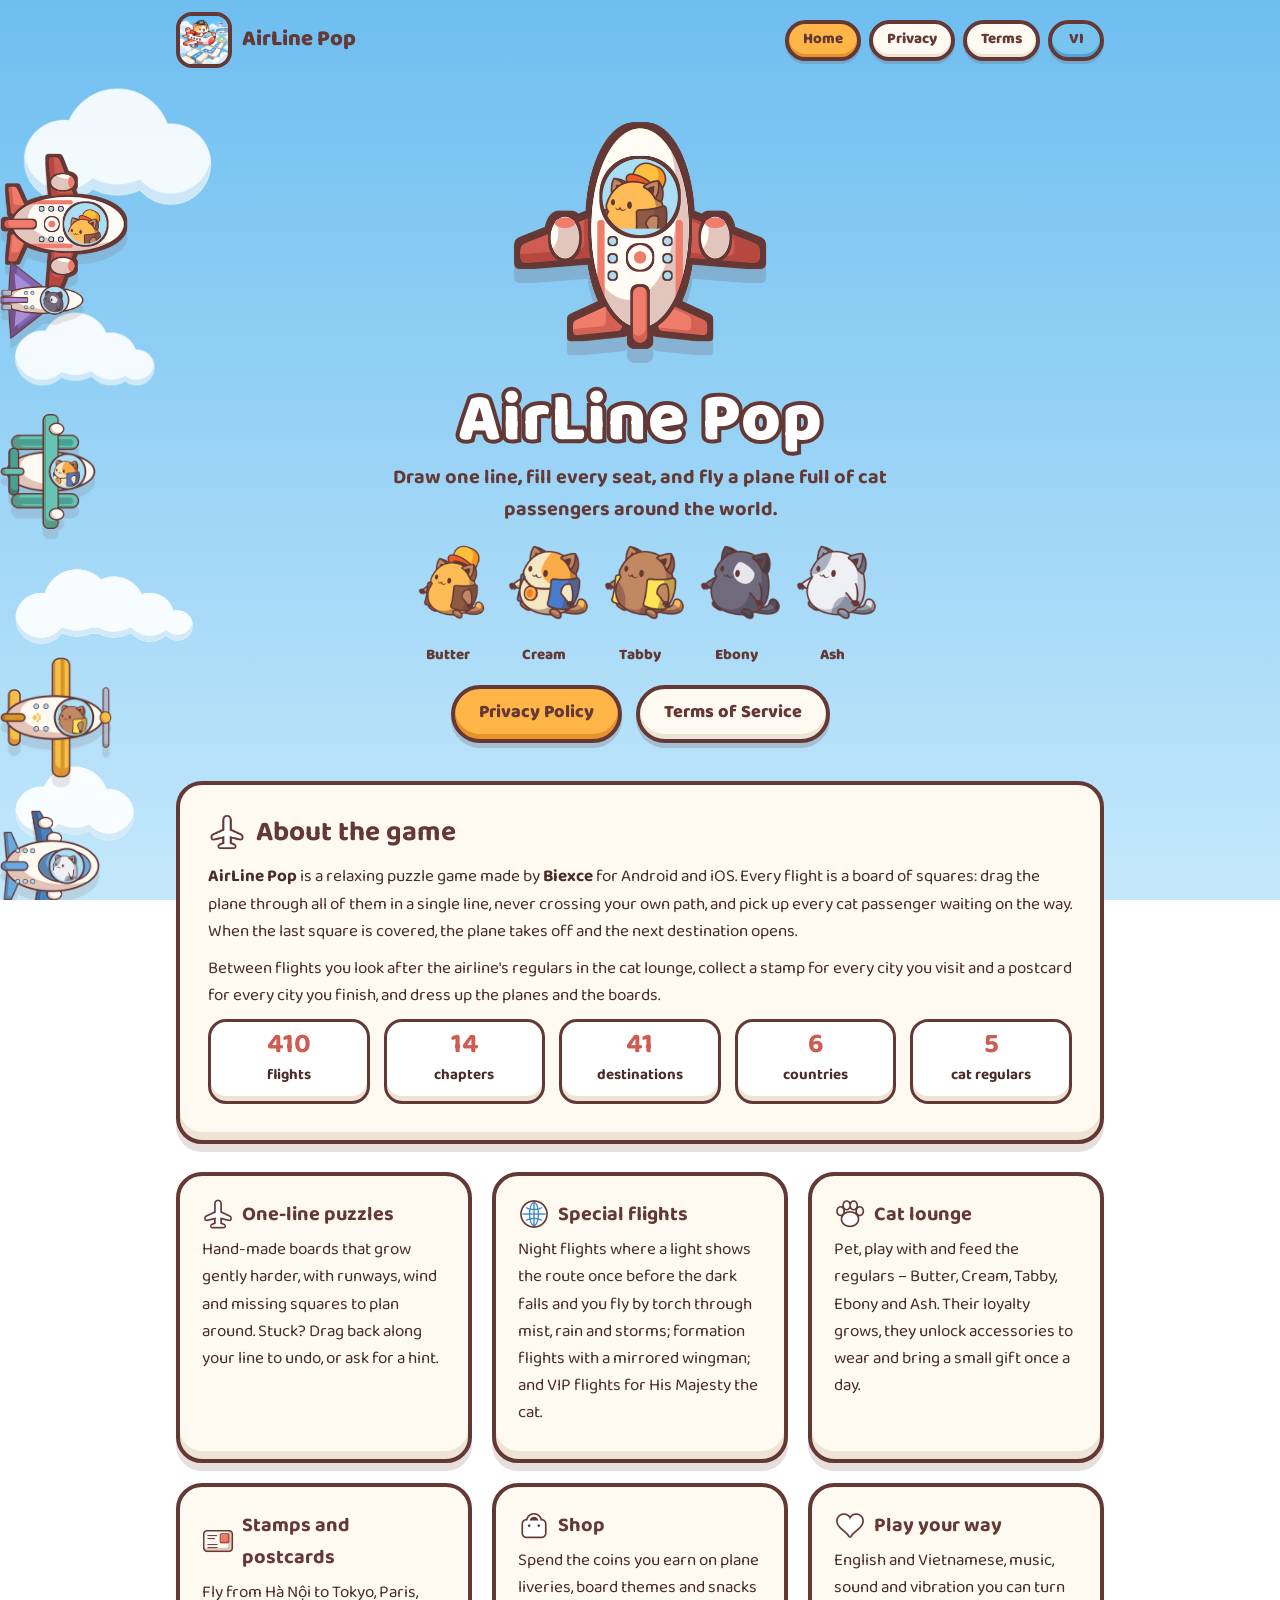
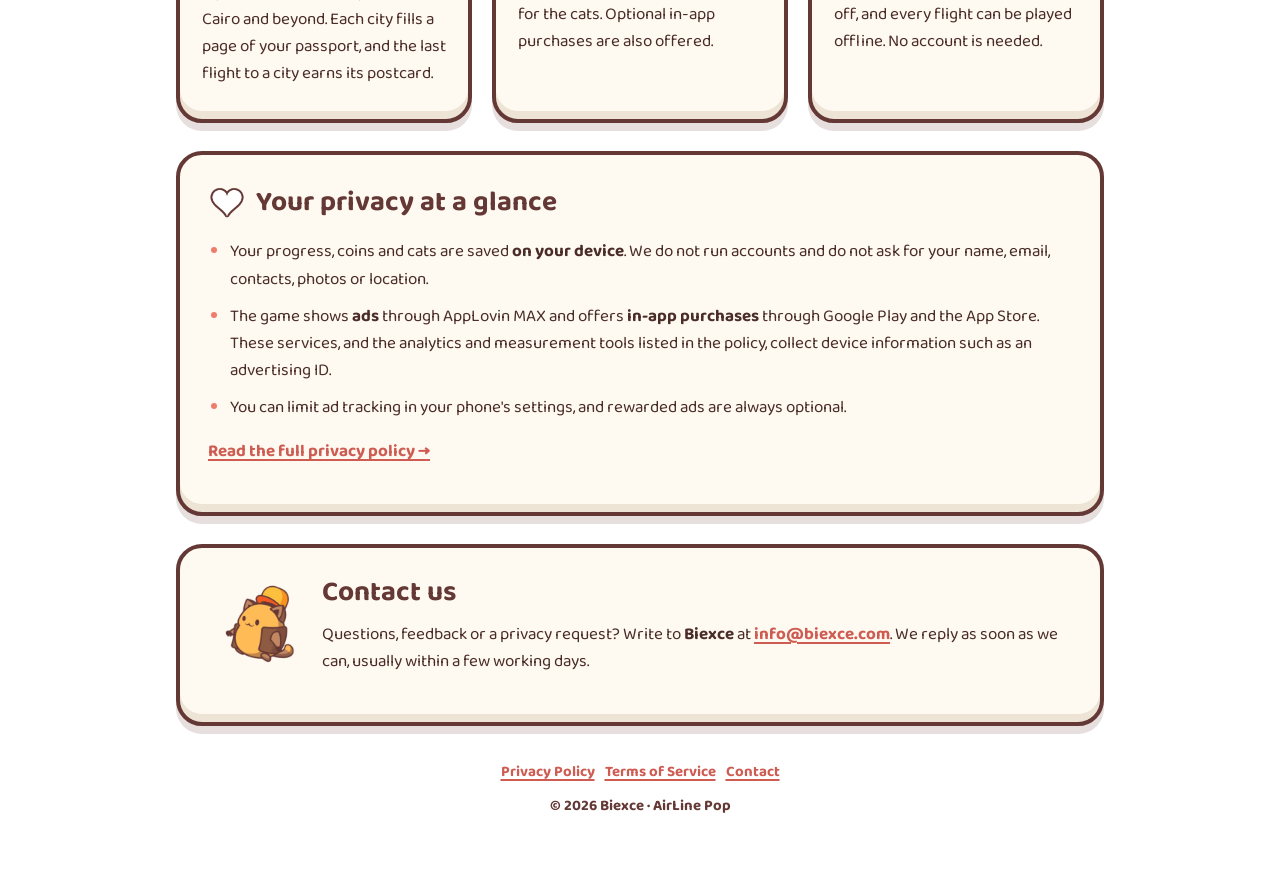
<file: index.html>
<!doctype html>
<html lang="en" data-lang="en">
<head>
    <meta charset="utf-8">
    <meta name="viewport" content="width=device-width, initial-scale=1">
    <title>AirLine Pop – Cat airline puzzle</title>
    <meta name="title-en" content="AirLine Pop – Cat airline puzzle">
    <meta name="title-vi" content="AirLine Pop – Hãng bay mèo">
    <meta name="description" content="AirLine Pop by Biexce: a cosy one-line puzzle where you fly a plane full of cat passengers around the world. Privacy policy, terms of service and contact.">
    <link rel="icon" type="image/png" href="assets/img/favicon.png">
    <link rel="apple-touch-icon" href="assets/img/apple-touch-icon.png">
    <link rel="preconnect" href="https://fonts.googleapis.com">
    <link rel="preconnect" href="https://fonts.gstatic.com" crossorigin>
    <link href="https://fonts.googleapis.com/css2?family=Baloo+2:wght@500;700;800&display=swap" rel="stylesheet">
    <link rel="stylesheet" href="assets/css/style.css">
</head>
<body>
<div class="sky-layer" aria-hidden="true">
    <img class="c1" src="assets/img/cloud_1.png" alt="">
    <img class="c2" src="assets/img/cloud_0.png" alt="">
    <img class="c3" src="assets/img/cloud_2.png" alt="">
    <img class="c4" src="assets/img/cloud_1.png" alt="">
    <span class="plane p1"><img src="assets/img/fly_bo.png" alt=""></span>
    <span class="plane p2"><img src="assets/img/fly_kem.png" alt=""></span>
    <span class="plane p3"><img src="assets/img/fly_muop.png" alt=""></span>
    <span class="plane p4"><img src="assets/img/fly_mun.png" alt=""></span>
    <span class="plane p5"><img src="assets/img/fly_tro.png" alt=""></span>
</div>

<div class="page">
    <header class="topbar">
        <a class="brand" href="index.html"><img src="assets/img/app_icon.png" alt="AirLine Pop icon"><span>AirLine Pop</span></a>
        <nav class="nav">
            <a class="chip" href="index.html" aria-current="page"><span lang="en">Home</span><span lang="vi">Trang chủ</span></a>
            <a class="chip" href="privacy.html"><span lang="en">Privacy</span><span lang="vi">Quyền riêng tư</span></a>
            <a class="chip" href="terms.html"><span lang="en">Terms</span><span lang="vi">Điều khoản</span></a>
            <button class="chip lang-toggle" type="button" data-lang-toggle>VI</button>
        </nav>
    </header>

    <main>
        <section class="hero">
            <img class="hero-plane" src="assets/img/airplane_full.png" alt="Butter the cat flying the AirLine Pop plane">
            <h1>AirLine Pop</h1>
            <p class="tagline" lang="en">Draw one line, fill every seat, and fly a plane full of cat passengers around the world.</p>
            <p class="tagline" lang="vi">Vẽ một nét, đón đủ khách mèo và bay khắp thế giới cùng hãng hàng không mèo.</p>
            <div class="crew">
                <figure><img src="assets/img/passenger_bo_happy.png" alt=""><figcaption><span lang="en">Butter</span><span lang="vi">Bơ</span></figcaption></figure>
                <figure><img src="assets/img/passenger_kem_happy.png" alt=""><figcaption><span lang="en">Cream</span><span lang="vi">Kem</span></figcaption></figure>
                <figure><img src="assets/img/passenger_muop_happy.png" alt=""><figcaption><span lang="en">Tabby</span><span lang="vi">Mướp</span></figcaption></figure>
                <figure><img src="assets/img/passenger_mun_happy.png" alt=""><figcaption><span lang="en">Ebony</span><span lang="vi">Mun</span></figcaption></figure>
                <figure><img src="assets/img/passenger_tro_happy.png" alt=""><figcaption><span lang="en">Ash</span><span lang="vi">Tro</span></figcaption></figure>
            </div>
            <div class="actions">
                <a class="btn" href="privacy.html"><span lang="en">Privacy Policy</span><span lang="vi">Chính sách quyền riêng tư</span></a>
                <a class="btn sky" href="terms.html"><span lang="en">Terms of Service</span><span lang="vi">Điều khoản dịch vụ</span></a>
            </div>
        </section>

        <section class="card">
            <h2><img src="assets/img/icon_plane.png" alt=""><span lang="en">About the game</span><span lang="vi">Giới thiệu game</span></h2>
            <div lang="en">
                <p><strong>AirLine Pop</strong> is a relaxing puzzle game made by <strong>Biexce</strong> for Android and iOS. Every flight is a board of squares: drag the plane through all of them in a single line, never crossing your own path, and pick up every cat passenger waiting on the way. When the last square is covered, the plane takes off and the next destination opens.</p>
                <p>Between flights you look after the airline's regulars in the cat lounge, collect a stamp for every city you visit and a postcard for every city you finish, and dress up the planes and the boards.</p>
            </div>
            <div lang="vi">
                <p><strong>AirLine Pop</strong> là game giải đố thư giãn do <strong>Biexce</strong> phát triển cho Android và iOS. Mỗi chuyến bay là một bàn cờ gồm nhiều ô: kéo máy bay đi qua tất cả các ô bằng một nét duy nhất, không đi lại đường cũ, và đón hết các bé mèo hành khách đang chờ dọc đường. Khi ô cuối cùng được phủ kín, máy bay cất cánh và điểm đến tiếp theo được mở ra.</p>
                <p>Giữa các chuyến bay, bạn chăm sóc những vị khách quen trong phòng chờ của hãng, sưu tầm tem cho mỗi thành phố đã ghé và bưu thiếp cho mỗi thành phố đã bay xong, cùng trang trí máy bay và bàn cờ.</p>
            </div>
            <div class="facts">
                <div class="fact"><b>410</b><span lang="en">flights</span><span lang="vi">chuyến bay</span></div>
                <div class="fact"><b>14</b><span lang="en">chapters</span><span lang="vi">chương</span></div>
                <div class="fact"><b>41</b><span lang="en">destinations</span><span lang="vi">điểm đến</span></div>
                <div class="fact"><b>6</b><span lang="en">countries</span><span lang="vi">quốc gia</span></div>
                <div class="fact"><b>5</b><span lang="en">cat regulars</span><span lang="vi">khách mèo quen</span></div>
            </div>
        </section>

        <section class="features">
            <article class="card">
                <h3><img src="assets/img/icon_plane.png" alt=""><span lang="en">One-line puzzles</span><span lang="vi">Giải đố một nét</span></h3>
                <p lang="en">Hand-made boards that grow gently harder, with runways, wind and missing squares to plan around. Stuck? Drag back along your line to undo, or ask for a hint.</p>
                <p lang="vi">Bàn cờ được thiết kế khó dần một cách nhẹ nhàng, có đường băng, gió và những ô trống cần tính đường đi vòng. Bí đường? Kéo ngược lại trên nét vẽ để đi lại, hoặc dùng gợi ý.</p>
            </article>
            <article class="card">
                <h3><img src="assets/img/icon_globe.png" alt=""><span lang="en">Special flights</span><span lang="vi">Chuyến bay đặc biệt</span></h3>
                <p lang="en">Night flights where a light shows the route once before the dark falls and you fly by torch through mist, rain and storms; formation flights with a mirrored wingman; and VIP flights for His Majesty the cat.</p>
                <p lang="vi">Chuyến bay đêm: đốm sáng chỉ đường một lần rồi trời tối, bạn bay bằng đèn pin qua sương mù, mưa và giông bão. Chuyến bay đội hình với máy bay đồng đội bay đối xứng. Và chuyến bay VIP chở hoàng thượng mèo.</p>
            </article>
            <article class="card">
                <h3><img src="assets/img/icon_paw.png" alt=""><span lang="en">Cat lounge</span><span lang="vi">Phòng chờ của mèo</span></h3>
                <p lang="en">Pet, play with and feed the regulars – Butter, Cream, Tabby, Ebony and Ash. Their loyalty grows, they unlock accessories to wear and bring a small gift once a day.</p>
                <p lang="vi">Vuốt ve, chơi đùa và cho các bé quen ăn: Bơ, Kem, Mướp, Mun và Tro. Độ thân thiết tăng dần, các bé mở khoá phụ kiện để đeo và mỗi ngày mang tới một món quà nhỏ.</p>
            </article>
            <article class="card">
                <h3><img src="assets/img/icon_postcard.png" alt=""><span lang="en">Stamps and postcards</span><span lang="vi">Tem và bưu thiếp</span></h3>
                <p lang="en">Fly from Hà Nội to Tokyo, Paris, Cairo and beyond. Each city fills a page of your passport, and the last flight to a city earns its postcard.</p>
                <p lang="vi">Bay từ Hà Nội tới Tokyo, Paris, Cairo và xa hơn nữa. Mỗi thành phố là một trang hộ chiếu, và chuyến bay cuối tới thành phố đó sẽ tặng bạn bưu thiếp.</p>
            </article>
            <article class="card">
                <h3><img src="assets/img/icon_shop.png" alt=""><span lang="en">Shop</span><span lang="vi">Cửa hàng</span></h3>
                <p lang="en">Spend the coins you earn on plane liveries, board themes and snacks for the cats. Optional in-app purchases are also offered.</p>
                <p lang="vi">Dùng xu kiếm được để mua sơn máy bay, giao diện bàn cờ và đồ ăn cho mèo. Game cũng có các gói mua trong ứng dụng không bắt buộc.</p>
            </article>
            <article class="card">
                <h3><img src="assets/img/icon_heart.png" alt=""><span lang="en">Play your way</span><span lang="vi">Chơi theo cách của bạn</span></h3>
                <p lang="en">English and Vietnamese, music, sound and vibration you can turn off, and every flight can be played offline. No account is needed.</p>
                <p lang="vi">Có tiếng Anh và tiếng Việt, nhạc, âm thanh và rung đều tắt được, và mọi chuyến bay đều chơi được khi không có mạng. Không cần tạo tài khoản.</p>
            </article>
        </section>

        <section class="card">
            <h2><img src="assets/img/icon_heart.png" alt=""><span lang="en">Your privacy at a glance</span><span lang="vi">Quyền riêng tư tóm tắt</span></h2>
            <ul lang="en">
                <li>Your progress, coins and cats are saved <strong>on your device</strong>. We do not run accounts and do not ask for your name, email, contacts, photos or location.</li>
                <li>The game shows <strong>ads</strong> through AppLovin MAX and offers <strong>in-app purchases</strong> through Google Play and the App Store. These services, and the analytics and measurement tools listed in the policy, collect device information such as an advertising ID.</li>
                <li>You can limit ad tracking in your phone's settings, and rewarded ads are always optional.</li>
            </ul>
            <ul lang="vi">
                <li>Tiến trình, xu và các bé mèo được lưu <strong>ngay trên thiết bị của bạn</strong>. Chúng tôi không dùng tài khoản và không hỏi tên, email, danh bạ, ảnh hay vị trí của bạn.</li>
                <li>Game hiển thị <strong>quảng cáo</strong> qua AppLovin MAX và có <strong>mua trong ứng dụng</strong> qua Google Play và App Store. Các dịch vụ này, cùng các công cụ phân tích và đo lường được liệt kê trong chính sách, thu thập thông tin thiết bị như mã nhận dạng quảng cáo.</li>
                <li>Bạn có thể giới hạn theo dõi quảng cáo trong cài đặt điện thoại, và quảng cáo nhận thưởng luôn là tuỳ chọn.</li>
            </ul>
            <p><a href="privacy.html"><span lang="en">Read the full privacy policy →</span><span lang="vi">Đọc đầy đủ chính sách quyền riêng tư →</span></a></p>
        </section>

        <section class="card" id="contact">
            <div class="contact-box">
                <img src="assets/img/passenger_bo_happy.png" alt="">
                <div>
                    <h2><span lang="en">Contact us</span><span lang="vi">Liên hệ</span></h2>
                    <p lang="en">Questions, feedback or a privacy request? Write to <strong>Biexce</strong> at <a href="mailto:info@biexce.com">info@biexce.com</a>. We reply as soon as we can, usually within a few working days.</p>
                    <p lang="vi">Có câu hỏi, góp ý hay yêu cầu về quyền riêng tư? Hãy viết cho <strong>Biexce</strong> qua <a href="mailto:info@biexce.com">info@biexce.com</a>. Chúng tôi sẽ trả lời sớm nhất có thể, thường trong vài ngày làm việc.</p>
                </div>
            </div>
        </section>
    </main>

    <footer class="footer">
        <nav>
            <a href="privacy.html"><span lang="en">Privacy Policy</span><span lang="vi">Chính sách quyền riêng tư</span></a>
            <a href="terms.html"><span lang="en">Terms of Service</span><span lang="vi">Điều khoản dịch vụ</span></a>
            <a href="#contact"><span lang="en">Contact</span><span lang="vi">Liên hệ</span></a>
        </nav>
        <p>© 2026 Biexce · AirLine Pop</p>
    </footer>
</div>
<script src="assets/js/lang.js"></script>
</body>
</html>
</file>
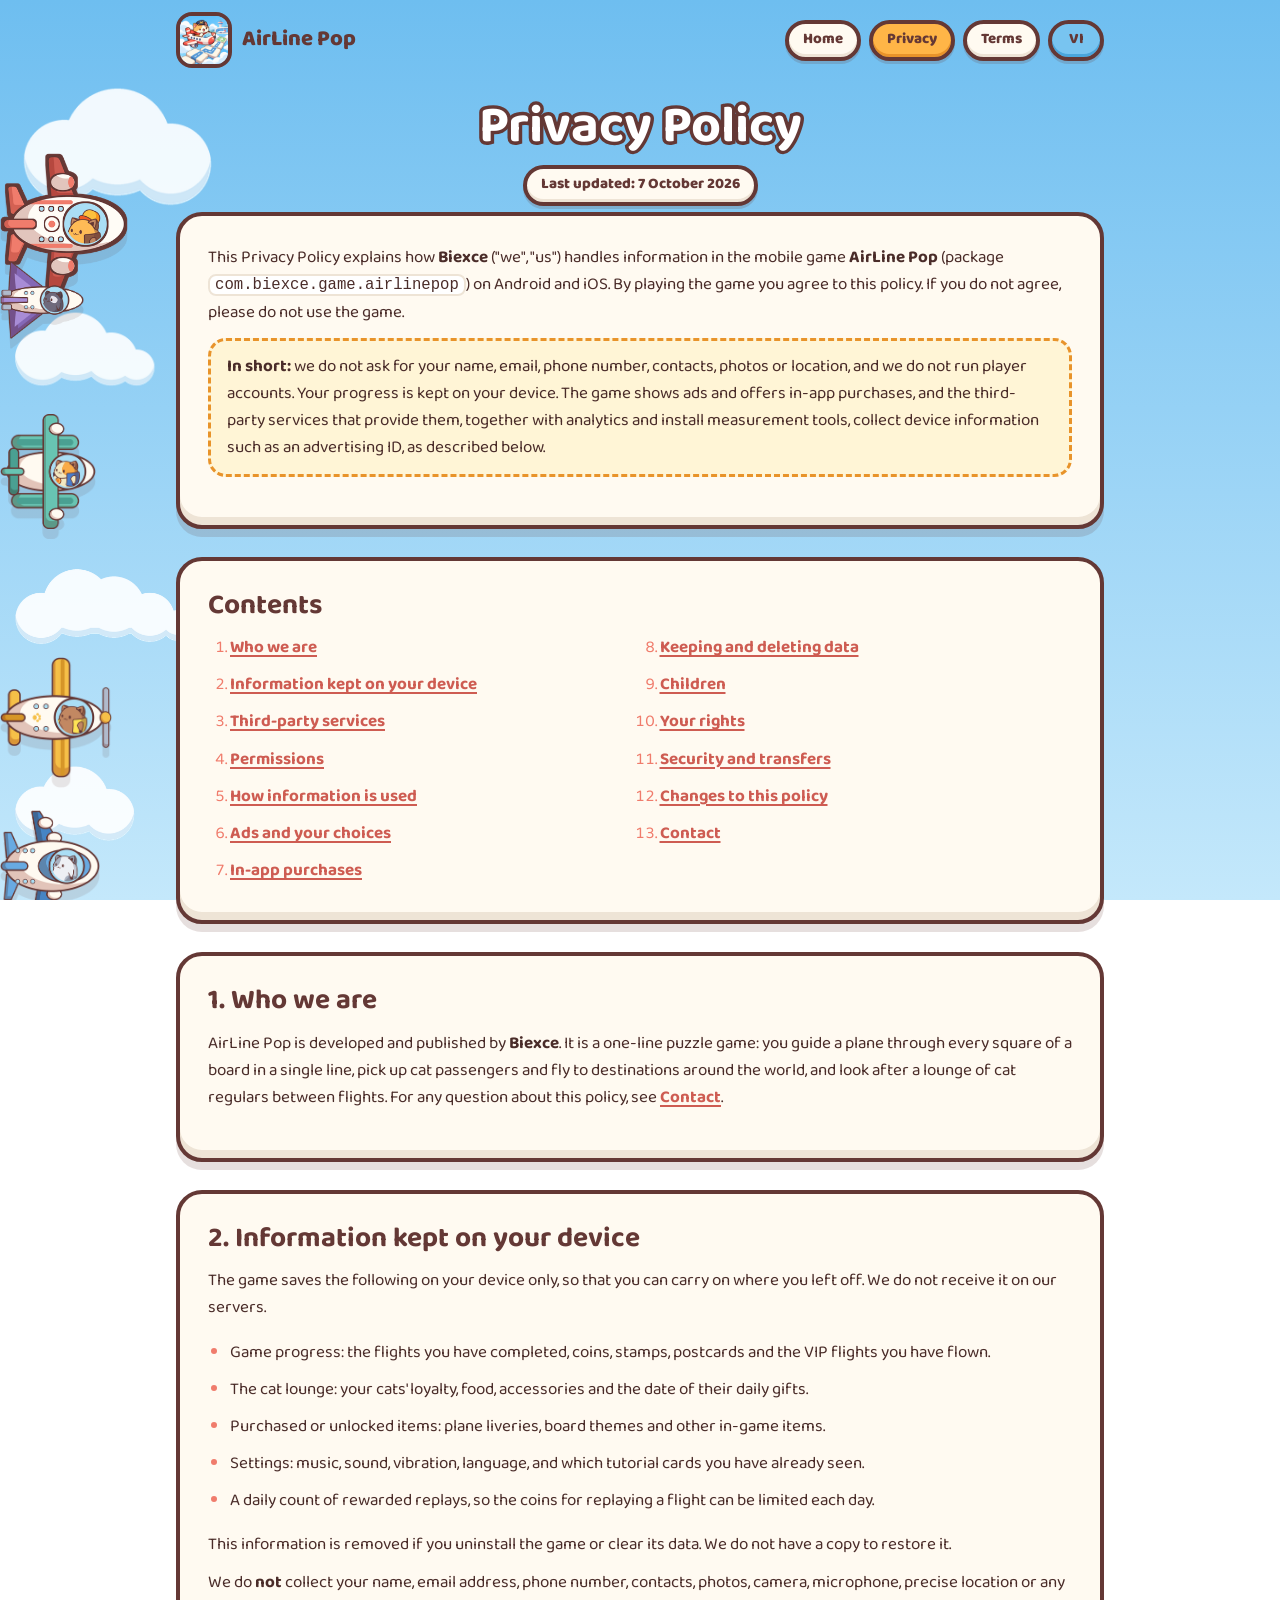
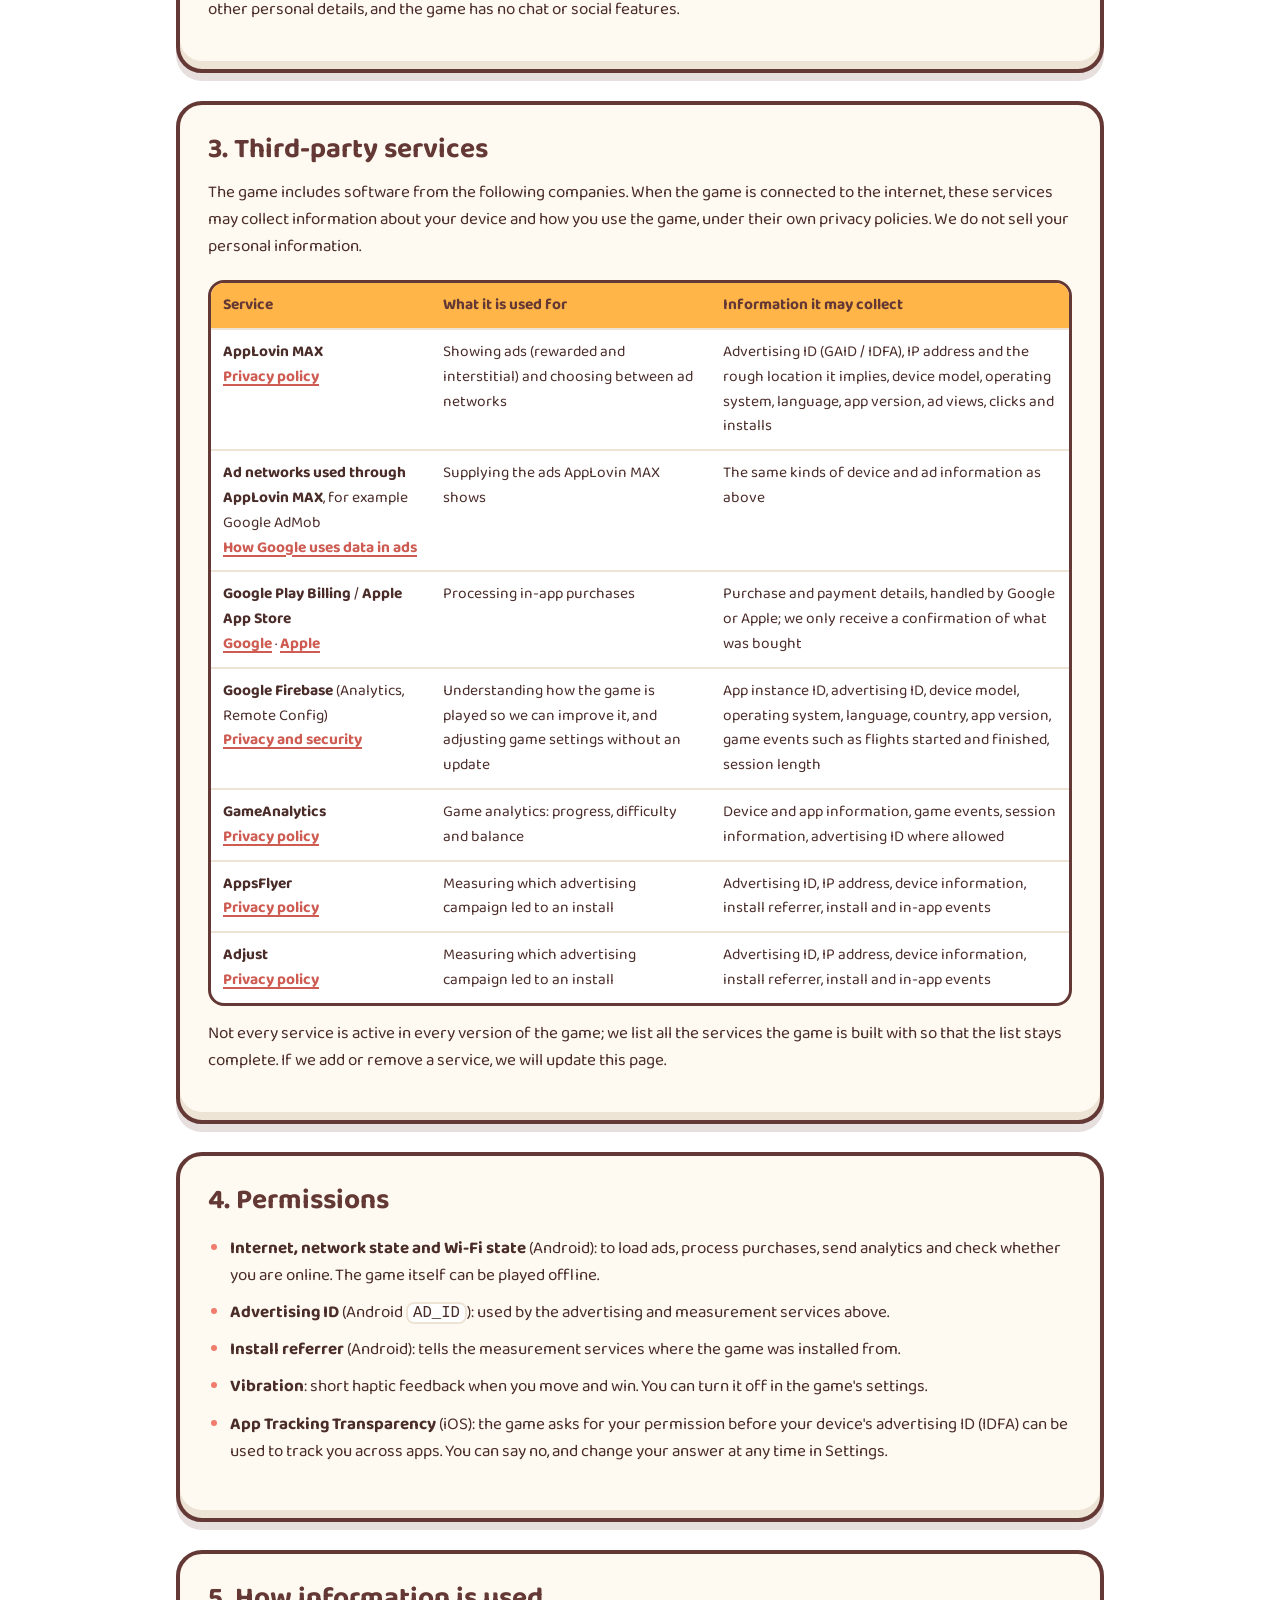
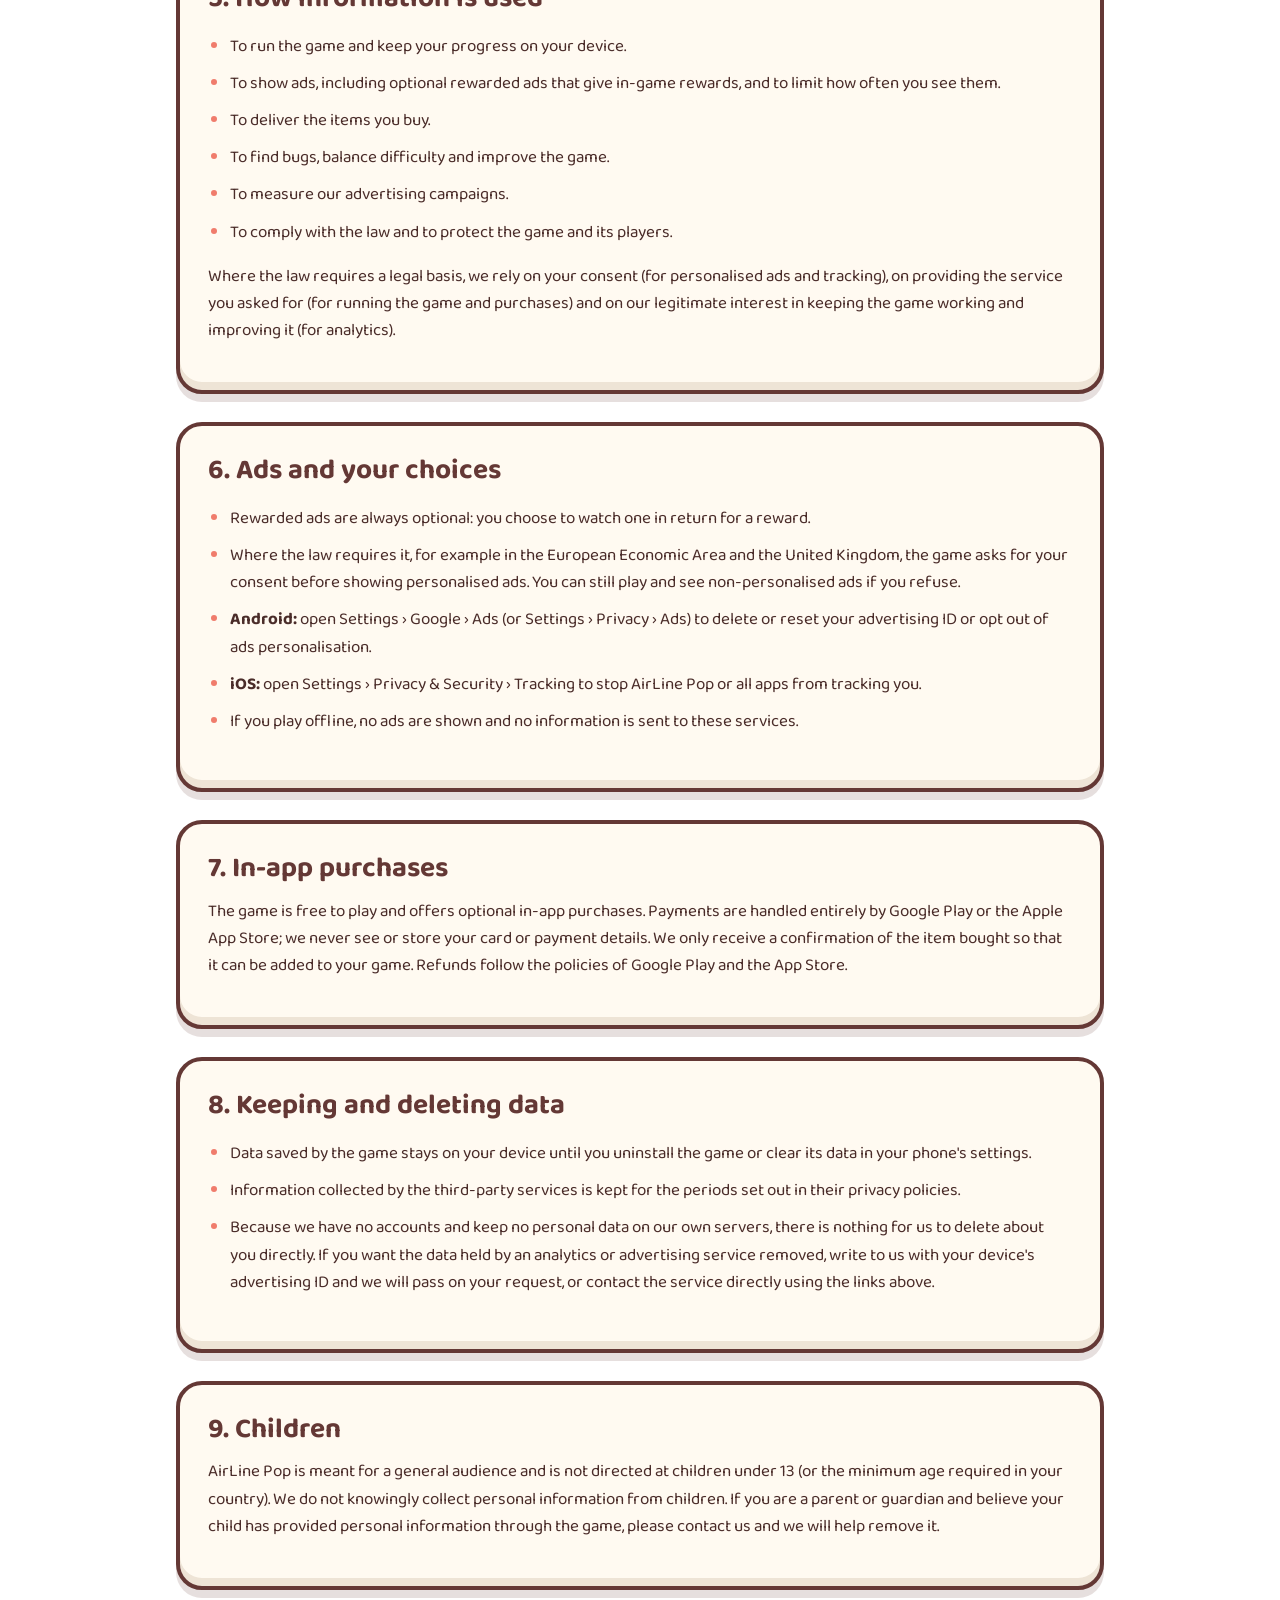
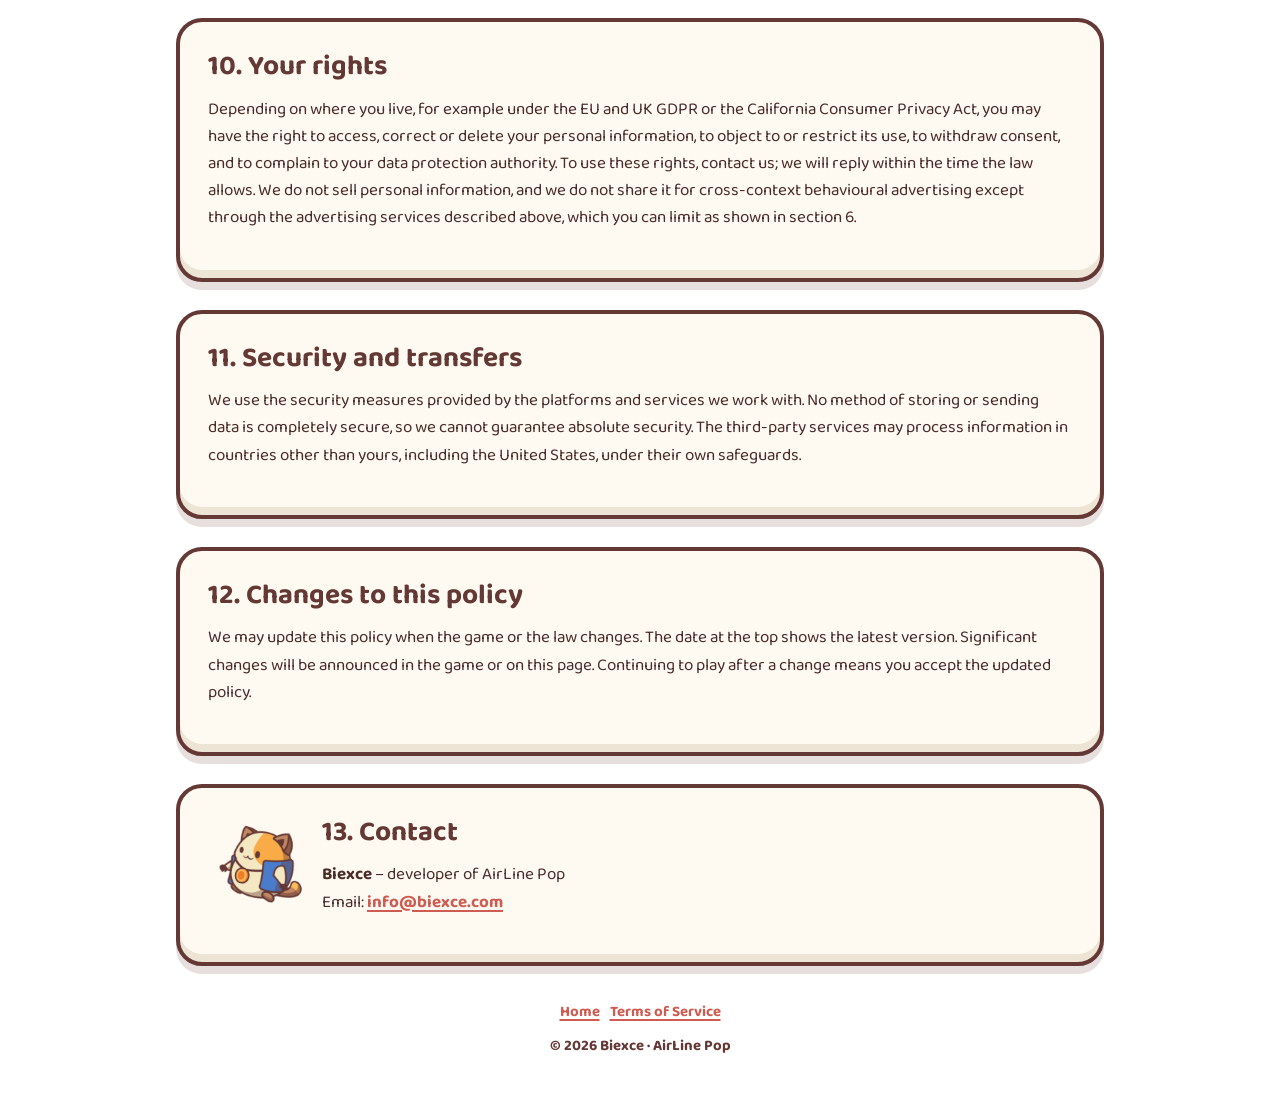
<file: privacy.html>
<!doctype html>
<html lang="en" data-lang="en">
<head>
    <meta charset="utf-8">
    <meta name="viewport" content="width=device-width, initial-scale=1">
    <title>Privacy Policy – AirLine Pop</title>
    <meta name="title-en" content="Privacy Policy – AirLine Pop">
    <meta name="title-vi" content="Chính sách quyền riêng tư – AirLine Pop">
    <meta name="description" content="Privacy policy of AirLine Pop, the cat airline puzzle game by Biexce: what is stored on your device, what the advertising, purchase and analytics services collect, and your choices.">
    <link rel="icon" type="image/png" href="assets/img/favicon.png">
    <link rel="apple-touch-icon" href="assets/img/apple-touch-icon.png">
    <link rel="preconnect" href="https://fonts.googleapis.com">
    <link rel="preconnect" href="https://fonts.gstatic.com" crossorigin>
    <link href="https://fonts.googleapis.com/css2?family=Baloo+2:wght@500;700;800&display=swap" rel="stylesheet">
    <link rel="stylesheet" href="assets/css/style.css">
</head>
<body>
<div class="sky-layer" aria-hidden="true">
    <img class="c1" src="assets/img/cloud_1.png" alt="">
    <img class="c2" src="assets/img/cloud_0.png" alt="">
    <img class="c3" src="assets/img/cloud_2.png" alt="">
    <img class="c4" src="assets/img/cloud_1.png" alt="">
    <span class="plane p1"><img src="assets/img/fly_bo.png" alt=""></span>
    <span class="plane p2"><img src="assets/img/fly_kem.png" alt=""></span>
    <span class="plane p3"><img src="assets/img/fly_muop.png" alt=""></span>
    <span class="plane p4"><img src="assets/img/fly_mun.png" alt=""></span>
    <span class="plane p5"><img src="assets/img/fly_tro.png" alt=""></span>
</div>

<div class="page">
    <header class="topbar">
        <a class="brand" href="index.html"><img src="assets/img/app_icon.png" alt="AirLine Pop icon"><span>AirLine Pop</span></a>
        <nav class="nav">
            <a class="chip" href="index.html"><span lang="en">Home</span><span lang="vi">Trang chủ</span></a>
            <a class="chip" href="privacy.html" aria-current="page"><span lang="en">Privacy</span><span lang="vi">Quyền riêng tư</span></a>
            <a class="chip" href="terms.html"><span lang="en">Terms</span><span lang="vi">Điều khoản</span></a>
            <button class="chip lang-toggle" type="button" data-lang-toggle>VI</button>
        </nav>
    </header>

    <div class="doc-head">
        <h1><span lang="en">Privacy Policy</span><span lang="vi">Chính sách quyền riêng tư</span></h1>
        <span class="chip updated"><span lang="en">Last updated: 7 October 2026</span><span lang="vi">Cập nhật lần cuối: 07/10/2026</span></span>
    </div>

    <!-- ================================================================ ENGLISH -->
    <main lang="en">
        <section class="card">
            <p>This Privacy Policy explains how <strong>Biexce</strong> ("we", "us") handles information in the mobile game <strong>AirLine Pop</strong> (package <code>com.biexce.game.airlinepop</code>) on Android and iOS. By playing the game you agree to this policy. If you do not agree, please do not use the game.</p>
            <div class="note"><strong>In short:</strong> we do not ask for your name, email, phone number, contacts, photos or location, and we do not run player accounts. Your progress is kept on your device. The game shows ads and offers in-app purchases, and the third-party services that provide them, together with analytics and install measurement tools, collect device information such as an advertising ID, as described below.</div>
        </section>

        <nav class="card toc" aria-label="Contents">
            <h2>Contents</h2>
            <ol>
                <li><a href="#en-who">Who we are</a></li>
                <li><a href="#en-device">Information kept on your device</a></li>
                <li><a href="#en-third">Third-party services</a></li>
                <li><a href="#en-permissions">Permissions</a></li>
                <li><a href="#en-use">How information is used</a></li>
                <li><a href="#en-ads">Ads and your choices</a></li>
                <li><a href="#en-purchases">In-app purchases</a></li>
                <li><a href="#en-retention">Keeping and deleting data</a></li>
                <li><a href="#en-children">Children</a></li>
                <li><a href="#en-rights">Your rights</a></li>
                <li><a href="#en-security">Security and transfers</a></li>
                <li><a href="#en-changes">Changes to this policy</a></li>
                <li><a href="#en-contact">Contact</a></li>
            </ol>
        </nav>

        <section class="card" id="en-who">
            <h2>1. Who we are</h2>
            <p>AirLine Pop is developed and published by <strong>Biexce</strong>. It is a one-line puzzle game: you guide a plane through every square of a board in a single line, pick up cat passengers and fly to destinations around the world, and look after a lounge of cat regulars between flights. For any question about this policy, see <a href="#en-contact">Contact</a>.</p>
        </section>

        <section class="card" id="en-device">
            <h2>2. Information kept on your device</h2>
            <p>The game saves the following on your device only, so that you can carry on where you left off. We do not receive it on our servers.</p>
            <ul>
                <li>Game progress: the flights you have completed, coins, stamps, postcards and the VIP flights you have flown.</li>
                <li>The cat lounge: your cats' loyalty, food, accessories and the date of their daily gifts.</li>
                <li>Purchased or unlocked items: plane liveries, board themes and other in-game items.</li>
                <li>Settings: music, sound, vibration, language, and which tutorial cards you have already seen.</li>
                <li>A daily count of rewarded replays, so the coins for replaying a flight can be limited each day.</li>
            </ul>
            <p>This information is removed if you uninstall the game or clear its data. We do not have a copy to restore it.</p>
            <p>We do <strong>not</strong> collect your name, email address, phone number, contacts, photos, camera, microphone, precise location or any other personal details, and the game has no chat or social features.</p>
        </section>

        <section class="card" id="en-third">
            <h2>3. Third-party services</h2>
            <p>The game includes software from the following companies. When the game is connected to the internet, these services may collect information about your device and how you use the game, under their own privacy policies. We do not sell your personal information.</p>
            <div class="table-wrap">
                <table>
                    <thead>
                    <tr><th>Service</th><th>What it is used for</th><th>Information it may collect</th></tr>
                    </thead>
                    <tbody>
                    <tr>
                        <td><strong>AppLovin MAX</strong><br><a href="https://www.applovin.com/privacy/" target="_blank" rel="noopener">Privacy policy</a></td>
                        <td>Showing ads (rewarded and interstitial) and choosing between ad networks</td>
                        <td>Advertising ID (GAID / IDFA), IP address and the rough location it implies, device model, operating system, language, app version, ad views, clicks and installs</td>
                    </tr>
                    <tr>
                        <td><strong>Ad networks used through AppLovin MAX</strong>, for example Google AdMob<br><a href="https://policies.google.com/technologies/ads" target="_blank" rel="noopener">How Google uses data in ads</a></td>
                        <td>Supplying the ads AppLovin MAX shows</td>
                        <td>The same kinds of device and ad information as above</td>
                    </tr>
                    <tr>
                        <td><strong>Google Play Billing</strong> / <strong>Apple App Store</strong><br><a href="https://policies.google.com/privacy" target="_blank" rel="noopener">Google</a> · <a href="https://www.apple.com/legal/privacy/" target="_blank" rel="noopener">Apple</a></td>
                        <td>Processing in-app purchases</td>
                        <td>Purchase and payment details, handled by Google or Apple; we only receive a confirmation of what was bought</td>
                    </tr>
                    <tr>
                        <td><strong>Google Firebase</strong> (Analytics, Remote Config)<br><a href="https://firebase.google.com/support/privacy" target="_blank" rel="noopener">Privacy and security</a></td>
                        <td>Understanding how the game is played so we can improve it, and adjusting game settings without an update</td>
                        <td>App instance ID, advertising ID, device model, operating system, language, country, app version, game events such as flights started and finished, session length</td>
                    </tr>
                    <tr>
                        <td><strong>GameAnalytics</strong><br><a href="https://gameanalytics.com/privacy" target="_blank" rel="noopener">Privacy policy</a></td>
                        <td>Game analytics: progress, difficulty and balance</td>
                        <td>Device and app information, game events, session information, advertising ID where allowed</td>
                    </tr>
                    <tr>
                        <td><strong>AppsFlyer</strong><br><a href="https://www.appsflyer.com/legal/privacy-policy/" target="_blank" rel="noopener">Privacy policy</a></td>
                        <td>Measuring which advertising campaign led to an install</td>
                        <td>Advertising ID, IP address, device information, install referrer, install and in-app events</td>
                    </tr>
                    <tr>
                        <td><strong>Adjust</strong><br><a href="https://www.adjust.com/terms/privacy-policy/" target="_blank" rel="noopener">Privacy policy</a></td>
                        <td>Measuring which advertising campaign led to an install</td>
                        <td>Advertising ID, IP address, device information, install referrer, install and in-app events</td>
                    </tr>
                    </tbody>
                </table>
            </div>
            <p>Not every service is active in every version of the game; we list all the services the game is built with so that the list stays complete. If we add or remove a service, we will update this page.</p>
        </section>

        <section class="card" id="en-permissions">
            <h2>4. Permissions</h2>
            <ul>
                <li><strong>Internet, network state and Wi-Fi state</strong> (Android): to load ads, process purchases, send analytics and check whether you are online. The game itself can be played offline.</li>
                <li><strong>Advertising ID</strong> (Android <code>AD_ID</code>): used by the advertising and measurement services above.</li>
                <li><strong>Install referrer</strong> (Android): tells the measurement services where the game was installed from.</li>
                <li><strong>Vibration</strong>: short haptic feedback when you move and win. You can turn it off in the game's settings.</li>
                <li><strong>App Tracking Transparency</strong> (iOS): the game asks for your permission before your device's advertising ID (IDFA) can be used to track you across apps. You can say no, and change your answer at any time in Settings.</li>
            </ul>
        </section>

        <section class="card" id="en-use">
            <h2>5. How information is used</h2>
            <ul>
                <li>To run the game and keep your progress on your device.</li>
                <li>To show ads, including optional rewarded ads that give in-game rewards, and to limit how often you see them.</li>
                <li>To deliver the items you buy.</li>
                <li>To find bugs, balance difficulty and improve the game.</li>
                <li>To measure our advertising campaigns.</li>
                <li>To comply with the law and to protect the game and its players.</li>
            </ul>
            <p>Where the law requires a legal basis, we rely on your consent (for personalised ads and tracking), on providing the service you asked for (for running the game and purchases) and on our legitimate interest in keeping the game working and improving it (for analytics).</p>
        </section>

        <section class="card" id="en-ads">
            <h2>6. Ads and your choices</h2>
            <ul>
                <li>Rewarded ads are always optional: you choose to watch one in return for a reward.</li>
                <li>Where the law requires it, for example in the European Economic Area and the United Kingdom, the game asks for your consent before showing personalised ads. You can still play and see non-personalised ads if you refuse.</li>
                <li><strong>Android:</strong> open Settings › Google › Ads (or Settings › Privacy › Ads) to delete or reset your advertising ID or opt out of ads personalisation.</li>
                <li><strong>iOS:</strong> open Settings › Privacy &amp; Security › Tracking to stop AirLine Pop or all apps from tracking you.</li>
                <li>If you play offline, no ads are shown and no information is sent to these services.</li>
            </ul>
        </section>

        <section class="card" id="en-purchases">
            <h2>7. In-app purchases</h2>
            <p>The game is free to play and offers optional in-app purchases. Payments are handled entirely by Google Play or the Apple App Store; we never see or store your card or payment details. We only receive a confirmation of the item bought so that it can be added to your game. Refunds follow the policies of Google Play and the App Store.</p>
        </section>

        <section class="card" id="en-retention">
            <h2>8. Keeping and deleting data</h2>
            <ul>
                <li>Data saved by the game stays on your device until you uninstall the game or clear its data in your phone's settings.</li>
                <li>Information collected by the third-party services is kept for the periods set out in their privacy policies.</li>
                <li>Because we have no accounts and keep no personal data on our own servers, there is nothing for us to delete about you directly. If you want the data held by an analytics or advertising service removed, write to us with your device's advertising ID and we will pass on your request, or contact the service directly using the links above.</li>
            </ul>
        </section>

        <section class="card" id="en-children">
            <h2>9. Children</h2>
            <p>AirLine Pop is meant for a general audience and is not directed at children under 13 (or the minimum age required in your country). We do not knowingly collect personal information from children. If you are a parent or guardian and believe your child has provided personal information through the game, please contact us and we will help remove it.</p>
        </section>

        <section class="card" id="en-rights">
            <h2>10. Your rights</h2>
            <p>Depending on where you live, for example under the EU and UK GDPR or the California Consumer Privacy Act, you may have the right to access, correct or delete your personal information, to object to or restrict its use, to withdraw consent, and to complain to your data protection authority. To use these rights, contact us; we will reply within the time the law allows. We do not sell personal information, and we do not share it for cross-context behavioural advertising except through the advertising services described above, which you can limit as shown in section 6.</p>
        </section>

        <section class="card" id="en-security">
            <h2>11. Security and transfers</h2>
            <p>We use the security measures provided by the platforms and services we work with. No method of storing or sending data is completely secure, so we cannot guarantee absolute security. The third-party services may process information in countries other than yours, including the United States, under their own safeguards.</p>
        </section>

        <section class="card" id="en-changes">
            <h2>12. Changes to this policy</h2>
            <p>We may update this policy when the game or the law changes. The date at the top shows the latest version. Significant changes will be announced in the game or on this page. Continuing to play after a change means you accept the updated policy.</p>
        </section>

        <section class="card" id="en-contact">
            <div class="contact-box">
                <img src="assets/img/passenger_kem_happy.png" alt="">
                <div>
                    <h2>13. Contact</h2>
                    <p><strong>Biexce</strong> – developer of AirLine Pop<br>Email: <a href="mailto:info@biexce.com">info@biexce.com</a></p>
                </div>
            </div>
        </section>
    </main>

    <!-- ================================================================ TIẾNG VIỆT -->
    <main lang="vi">
        <section class="card">
            <p>Chính sách quyền riêng tư này giải thích cách <strong>Biexce</strong> ("chúng tôi") xử lý thông tin trong game di động <strong>AirLine Pop</strong> (mã gói <code>com.biexce.game.airlinepop</code>) trên Android và iOS. Khi chơi game, bạn đồng ý với chính sách này. Nếu không đồng ý, vui lòng không sử dụng game.</p>
            <div class="note"><strong>Tóm tắt:</strong> chúng tôi không hỏi tên, email, số điện thoại, danh bạ, ảnh hay vị trí của bạn, và không dùng tài khoản người chơi. Tiến trình chơi được lưu ngay trên thiết bị. Game có quảng cáo và mua trong ứng dụng; các dịch vụ bên thứ ba cung cấp những tính năng đó, cùng các công cụ phân tích và đo lường lượt cài đặt, thu thập thông tin thiết bị như mã nhận dạng quảng cáo, như mô tả bên dưới.</div>
        </section>

        <nav class="card toc" aria-label="Mục lục">
            <h2>Mục lục</h2>
            <ol>
                <li><a href="#vi-who">Chúng tôi là ai</a></li>
                <li><a href="#vi-device">Thông tin lưu trên thiết bị</a></li>
                <li><a href="#vi-third">Dịch vụ bên thứ ba</a></li>
                <li><a href="#vi-permissions">Các quyền ứng dụng</a></li>
                <li><a href="#vi-use">Mục đích sử dụng thông tin</a></li>
                <li><a href="#vi-ads">Quảng cáo và lựa chọn của bạn</a></li>
                <li><a href="#vi-purchases">Mua trong ứng dụng</a></li>
                <li><a href="#vi-retention">Lưu giữ và xoá dữ liệu</a></li>
                <li><a href="#vi-children">Trẻ em</a></li>
                <li><a href="#vi-rights">Quyền của bạn</a></li>
                <li><a href="#vi-security">Bảo mật và chuyển dữ liệu</a></li>
                <li><a href="#vi-changes">Thay đổi chính sách</a></li>
                <li><a href="#vi-contact">Liên hệ</a></li>
            </ol>
        </nav>

        <section class="card" id="vi-who">
            <h2>1. Chúng tôi là ai</h2>
            <p>AirLine Pop do <strong>Biexce</strong> phát triển và phát hành. Đây là game giải đố một nét: bạn dẫn máy bay đi qua mọi ô trên bàn cờ bằng một nét duy nhất, đón các bé mèo hành khách, bay tới các điểm đến khắp thế giới, và chăm sóc phòng chờ của những vị khách mèo quen giữa các chuyến bay. Mọi câu hỏi về chính sách này, xem mục <a href="#vi-contact">Liên hệ</a>.</p>
        </section>

        <section class="card" id="vi-device">
            <h2>2. Thông tin lưu trên thiết bị</h2>
            <p>Game chỉ lưu những thông tin sau trên thiết bị của bạn để bạn chơi tiếp từ chỗ đã dừng. Chúng tôi không nhận các thông tin này về máy chủ.</p>
            <ul>
                <li>Tiến trình chơi: các chuyến bay đã hoàn thành, xu, tem, bưu thiếp và các chuyến bay VIP đã bay.</li>
                <li>Phòng chờ của mèo: độ thân thiết, đồ ăn, phụ kiện của các bé và ngày nhận quà mỗi ngày.</li>
                <li>Vật phẩm đã mua hoặc mở khoá: sơn máy bay, giao diện bàn cờ và các vật phẩm khác trong game.</li>
                <li>Cài đặt: nhạc, âm thanh, rung, ngôn ngữ và các thẻ hướng dẫn bạn đã xem.</li>
                <li>Số lần chơi lại đã được thưởng trong ngày, để giới hạn số xu nhận được khi chơi lại.</li>
            </ul>
            <p>Thông tin này sẽ mất khi bạn gỡ game hoặc xoá dữ liệu của game. Chúng tôi không có bản sao để khôi phục.</p>
            <p>Chúng tôi <strong>không</strong> thu thập tên, email, số điện thoại, danh bạ, ảnh, camera, micro, vị trí chính xác hay bất kỳ thông tin cá nhân nào khác, và game không có tính năng trò chuyện hay mạng xã hội.</p>
        </section>

        <section class="card" id="vi-third">
            <h2>3. Dịch vụ bên thứ ba</h2>
            <p>Game có tích hợp phần mềm của các công ty sau. Khi có kết nối mạng, các dịch vụ này có thể thu thập thông tin về thiết bị và cách bạn chơi game, theo chính sách quyền riêng tư riêng của họ. Chúng tôi không bán thông tin cá nhân của bạn.</p>
            <div class="table-wrap">
                <table>
                    <thead>
                    <tr><th>Dịch vụ</th><th>Dùng để làm gì</th><th>Thông tin có thể thu thập</th></tr>
                    </thead>
                    <tbody>
                    <tr>
                        <td><strong>AppLovin MAX</strong><br><a href="https://www.applovin.com/privacy/" target="_blank" rel="noopener">Chính sách</a></td>
                        <td>Hiển thị quảng cáo (nhận thưởng và xen kẽ), chọn mạng quảng cáo phù hợp</td>
                        <td>Mã nhận dạng quảng cáo (GAID / IDFA), địa chỉ IP và vị trí gần đúng suy ra từ IP, mẫu máy, hệ điều hành, ngôn ngữ, phiên bản game, lượt xem, nhấp và cài đặt từ quảng cáo</td>
                    </tr>
                    <tr>
                        <td><strong>Các mạng quảng cáo qua AppLovin MAX</strong>, ví dụ Google AdMob<br><a href="https://policies.google.com/technologies/ads" target="_blank" rel="noopener">Cách Google dùng dữ liệu trong quảng cáo</a></td>
                        <td>Cung cấp quảng cáo mà AppLovin MAX hiển thị</td>
                        <td>Các loại thông tin thiết bị và quảng cáo như trên</td>
                    </tr>
                    <tr>
                        <td><strong>Google Play Billing</strong> / <strong>Apple App Store</strong><br><a href="https://policies.google.com/privacy" target="_blank" rel="noopener">Google</a> · <a href="https://www.apple.com/legal/privacy/" target="_blank" rel="noopener">Apple</a></td>
                        <td>Xử lý giao dịch mua trong ứng dụng</td>
                        <td>Thông tin mua hàng và thanh toán do Google hoặc Apple xử lý; chúng tôi chỉ nhận xác nhận vật phẩm đã mua</td>
                    </tr>
                    <tr>
                        <td><strong>Google Firebase</strong> (Analytics, Remote Config)<br><a href="https://firebase.google.com/support/privacy" target="_blank" rel="noopener">Quyền riêng tư và bảo mật</a></td>
                        <td>Hiểu cách người chơi chơi game để cải thiện, và điều chỉnh cài đặt game mà không cần cập nhật</td>
                        <td>Mã phiên bản ứng dụng, mã nhận dạng quảng cáo, mẫu máy, hệ điều hành, ngôn ngữ, quốc gia, phiên bản game, sự kiện trong game như bắt đầu và hoàn thành chuyến bay, thời lượng phiên chơi</td>
                    </tr>
                    <tr>
                        <td><strong>GameAnalytics</strong><br><a href="https://gameanalytics.com/privacy" target="_blank" rel="noopener">Chính sách</a></td>
                        <td>Phân tích game: tiến trình, độ khó và cân bằng</td>
                        <td>Thông tin thiết bị và ứng dụng, sự kiện trong game, thông tin phiên chơi, mã nhận dạng quảng cáo khi được phép</td>
                    </tr>
                    <tr>
                        <td><strong>AppsFlyer</strong><br><a href="https://www.appsflyer.com/legal/privacy-policy/" target="_blank" rel="noopener">Chính sách</a></td>
                        <td>Đo lường chiến dịch quảng cáo nào dẫn tới lượt cài đặt</td>
                        <td>Mã nhận dạng quảng cáo, địa chỉ IP, thông tin thiết bị, nguồn cài đặt, sự kiện cài đặt và sự kiện trong ứng dụng</td>
                    </tr>
                    <tr>
                        <td><strong>Adjust</strong><br><a href="https://www.adjust.com/terms/privacy-policy/" target="_blank" rel="noopener">Chính sách</a></td>
                        <td>Đo lường chiến dịch quảng cáo nào dẫn tới lượt cài đặt</td>
                        <td>Mã nhận dạng quảng cáo, địa chỉ IP, thông tin thiết bị, nguồn cài đặt, sự kiện cài đặt và sự kiện trong ứng dụng</td>
                    </tr>
                    </tbody>
                </table>
            </div>
            <p>Không phải phiên bản nào của game cũng bật tất cả các dịch vụ này; chúng tôi liệt kê mọi dịch vụ có trong game để danh sách luôn đầy đủ. Khi thêm hoặc bỏ dịch vụ nào, chúng tôi sẽ cập nhật trang này.</p>
        </section>

        <section class="card" id="vi-permissions">
            <h2>4. Các quyền ứng dụng</h2>
            <ul>
                <li><strong>Internet, trạng thái mạng và trạng thái Wi-Fi</strong> (Android): để tải quảng cáo, xử lý giao dịch, gửi dữ liệu phân tích và kiểm tra kết nối mạng. Bản thân game vẫn chơi được khi không có mạng.</li>
                <li><strong>Mã nhận dạng quảng cáo</strong> (Android <code>AD_ID</code>): được các dịch vụ quảng cáo và đo lường ở trên sử dụng.</li>
                <li><strong>Nguồn cài đặt</strong> (Install referrer, Android): cho các dịch vụ đo lường biết game được cài từ đâu.</li>
                <li><strong>Rung</strong>: phản hồi rung ngắn khi di chuyển và khi thắng. Bạn có thể tắt trong phần cài đặt của game.</li>
                <li><strong>Minh bạch theo dõi ứng dụng</strong> (App Tracking Transparency, iOS): game hỏi ý kiến bạn trước khi mã nhận dạng quảng cáo (IDFA) được dùng để theo dõi bạn qua các ứng dụng khác. Bạn có thể từ chối và đổi lựa chọn bất cứ lúc nào trong Cài đặt.</li>
            </ul>
        </section>

        <section class="card" id="vi-use">
            <h2>5. Mục đích sử dụng thông tin</h2>
            <ul>
                <li>Vận hành game và lưu tiến trình trên thiết bị của bạn.</li>
                <li>Hiển thị quảng cáo, gồm quảng cáo nhận thưởng không bắt buộc để nhận phần thưởng trong game, và giới hạn tần suất xuất hiện.</li>
                <li>Giao vật phẩm bạn đã mua.</li>
                <li>Tìm lỗi, cân bằng độ khó và cải thiện game.</li>
                <li>Đo lường hiệu quả các chiến dịch quảng cáo của chúng tôi.</li>
                <li>Tuân thủ pháp luật và bảo vệ game cùng người chơi.</li>
            </ul>
            <p>Khi pháp luật yêu cầu căn cứ pháp lý, chúng tôi dựa trên sự đồng ý của bạn (với quảng cáo cá nhân hoá và theo dõi), việc cung cấp dịch vụ bạn yêu cầu (với vận hành game và mua hàng), và lợi ích chính đáng trong việc duy trì và cải thiện game (với phân tích).</p>
        </section>

        <section class="card" id="vi-ads">
            <h2>6. Quảng cáo và lựa chọn của bạn</h2>
            <ul>
                <li>Quảng cáo nhận thưởng luôn là tuỳ chọn: bạn tự chọn xem để nhận phần thưởng.</li>
                <li>Ở những nơi pháp luật yêu cầu, ví dụ Khu vực Kinh tế Châu Âu và Vương quốc Anh, game sẽ hỏi ý kiến bạn trước khi hiển thị quảng cáo cá nhân hoá. Nếu từ chối, bạn vẫn chơi bình thường và thấy quảng cáo không cá nhân hoá.</li>
                <li><strong>Android:</strong> vào Cài đặt › Google › Quảng cáo (hoặc Cài đặt › Quyền riêng tư › Quảng cáo) để xoá hoặc đặt lại mã nhận dạng quảng cáo, hoặc tắt cá nhân hoá quảng cáo.</li>
                <li><strong>iOS:</strong> vào Cài đặt › Quyền riêng tư &amp; Bảo mật › Theo dõi để không cho AirLine Pop hoặc mọi ứng dụng theo dõi bạn.</li>
                <li>Khi chơi không có mạng, game không hiển thị quảng cáo và không gửi thông tin tới các dịch vụ này.</li>
            </ul>
        </section>

        <section class="card" id="vi-purchases">
            <h2>7. Mua trong ứng dụng</h2>
            <p>Game miễn phí và có các gói mua trong ứng dụng không bắt buộc. Việc thanh toán do Google Play hoặc Apple App Store xử lý hoàn toàn; chúng tôi không bao giờ thấy hay lưu thông tin thẻ hoặc thanh toán của bạn. Chúng tôi chỉ nhận xác nhận vật phẩm đã mua để thêm vào game. Việc hoàn tiền tuân theo chính sách của Google Play và App Store.</p>
        </section>

        <section class="card" id="vi-retention">
            <h2>8. Lưu giữ và xoá dữ liệu</h2>
            <ul>
                <li>Dữ liệu game lưu trên thiết bị cho tới khi bạn gỡ game hoặc xoá dữ liệu của game trong cài đặt điện thoại.</li>
                <li>Thông tin do các dịch vụ bên thứ ba thu thập được lưu theo thời hạn trong chính sách quyền riêng tư của họ.</li>
                <li>Vì không có tài khoản và không lưu thông tin cá nhân trên máy chủ riêng, chúng tôi không có dữ liệu nào về bạn để xoá trực tiếp. Nếu bạn muốn xoá dữ liệu do một dịch vụ phân tích hoặc quảng cáo nắm giữ, hãy gửi cho chúng tôi mã nhận dạng quảng cáo của thiết bị, chúng tôi sẽ chuyển yêu cầu giúp bạn; hoặc liên hệ trực tiếp với dịch vụ đó qua các đường dẫn ở trên.</li>
            </ul>
        </section>

        <section class="card" id="vi-children">
            <h2>9. Trẻ em</h2>
            <p>AirLine Pop dành cho mọi đối tượng và không hướng tới trẻ em dưới 13 tuổi (hoặc độ tuổi tối thiểu theo quy định tại quốc gia của bạn). Chúng tôi không cố ý thu thập thông tin cá nhân của trẻ em. Nếu bạn là cha mẹ hoặc người giám hộ và cho rằng con mình đã cung cấp thông tin cá nhân qua game, vui lòng liên hệ để chúng tôi hỗ trợ xoá.</p>
        </section>

        <section class="card" id="vi-rights">
            <h2>10. Quyền của bạn</h2>
            <p>Tuỳ nơi bạn sinh sống, ví dụ theo GDPR của EU và Vương quốc Anh hoặc Đạo luật Quyền riêng tư Người tiêu dùng California (CCPA), bạn có thể có quyền truy cập, chỉnh sửa hoặc xoá thông tin cá nhân, phản đối hoặc hạn chế việc sử dụng, rút lại sự đồng ý, và khiếu nại tới cơ quan bảo vệ dữ liệu. Để thực hiện các quyền này, hãy liên hệ với chúng tôi; chúng tôi sẽ trả lời trong thời hạn pháp luật cho phép. Chúng tôi không bán thông tin cá nhân và không chia sẻ cho quảng cáo theo hành vi, ngoại trừ qua các dịch vụ quảng cáo nêu trên, mà bạn có thể giới hạn như hướng dẫn ở mục 6.</p>
        </section>

        <section class="card" id="vi-security">
            <h2>11. Bảo mật và chuyển dữ liệu</h2>
            <p>Chúng tôi sử dụng các biện pháp bảo mật do nền tảng và các dịch vụ đối tác cung cấp. Không có phương thức lưu trữ hay truyền dữ liệu nào an toàn tuyệt đối, nên chúng tôi không thể đảm bảo an toàn hoàn toàn. Các dịch vụ bên thứ ba có thể xử lý thông tin ở quốc gia khác với quốc gia của bạn, trong đó có Hoa Kỳ, theo các biện pháp bảo vệ của riêng họ.</p>
        </section>

        <section class="card" id="vi-changes">
            <h2>12. Thay đổi chính sách</h2>
            <p>Chúng tôi có thể cập nhật chính sách này khi game hoặc pháp luật thay đổi. Ngày ở đầu trang cho biết phiên bản mới nhất. Những thay đổi quan trọng sẽ được thông báo trong game hoặc trên trang này. Tiếp tục chơi sau khi chính sách thay đổi nghĩa là bạn chấp nhận phiên bản mới.</p>
        </section>

        <section class="card" id="vi-contact">
            <div class="contact-box">
                <img src="assets/img/passenger_kem_happy.png" alt="">
                <div>
                    <h2>13. Liên hệ</h2>
                    <p><strong>Biexce</strong> – nhà phát triển AirLine Pop<br>Email: <a href="mailto:info@biexce.com">info@biexce.com</a></p>
                </div>
            </div>
        </section>
    </main>

    <footer class="footer">
        <nav>
            <a href="index.html"><span lang="en">Home</span><span lang="vi">Trang chủ</span></a>
            <a href="terms.html"><span lang="en">Terms of Service</span><span lang="vi">Điều khoản dịch vụ</span></a>
        </nav>
        <p>© 2026 Biexce · AirLine Pop</p>
    </footer>
</div>
<script src="assets/js/lang.js"></script>
</body>
</html>
</file>
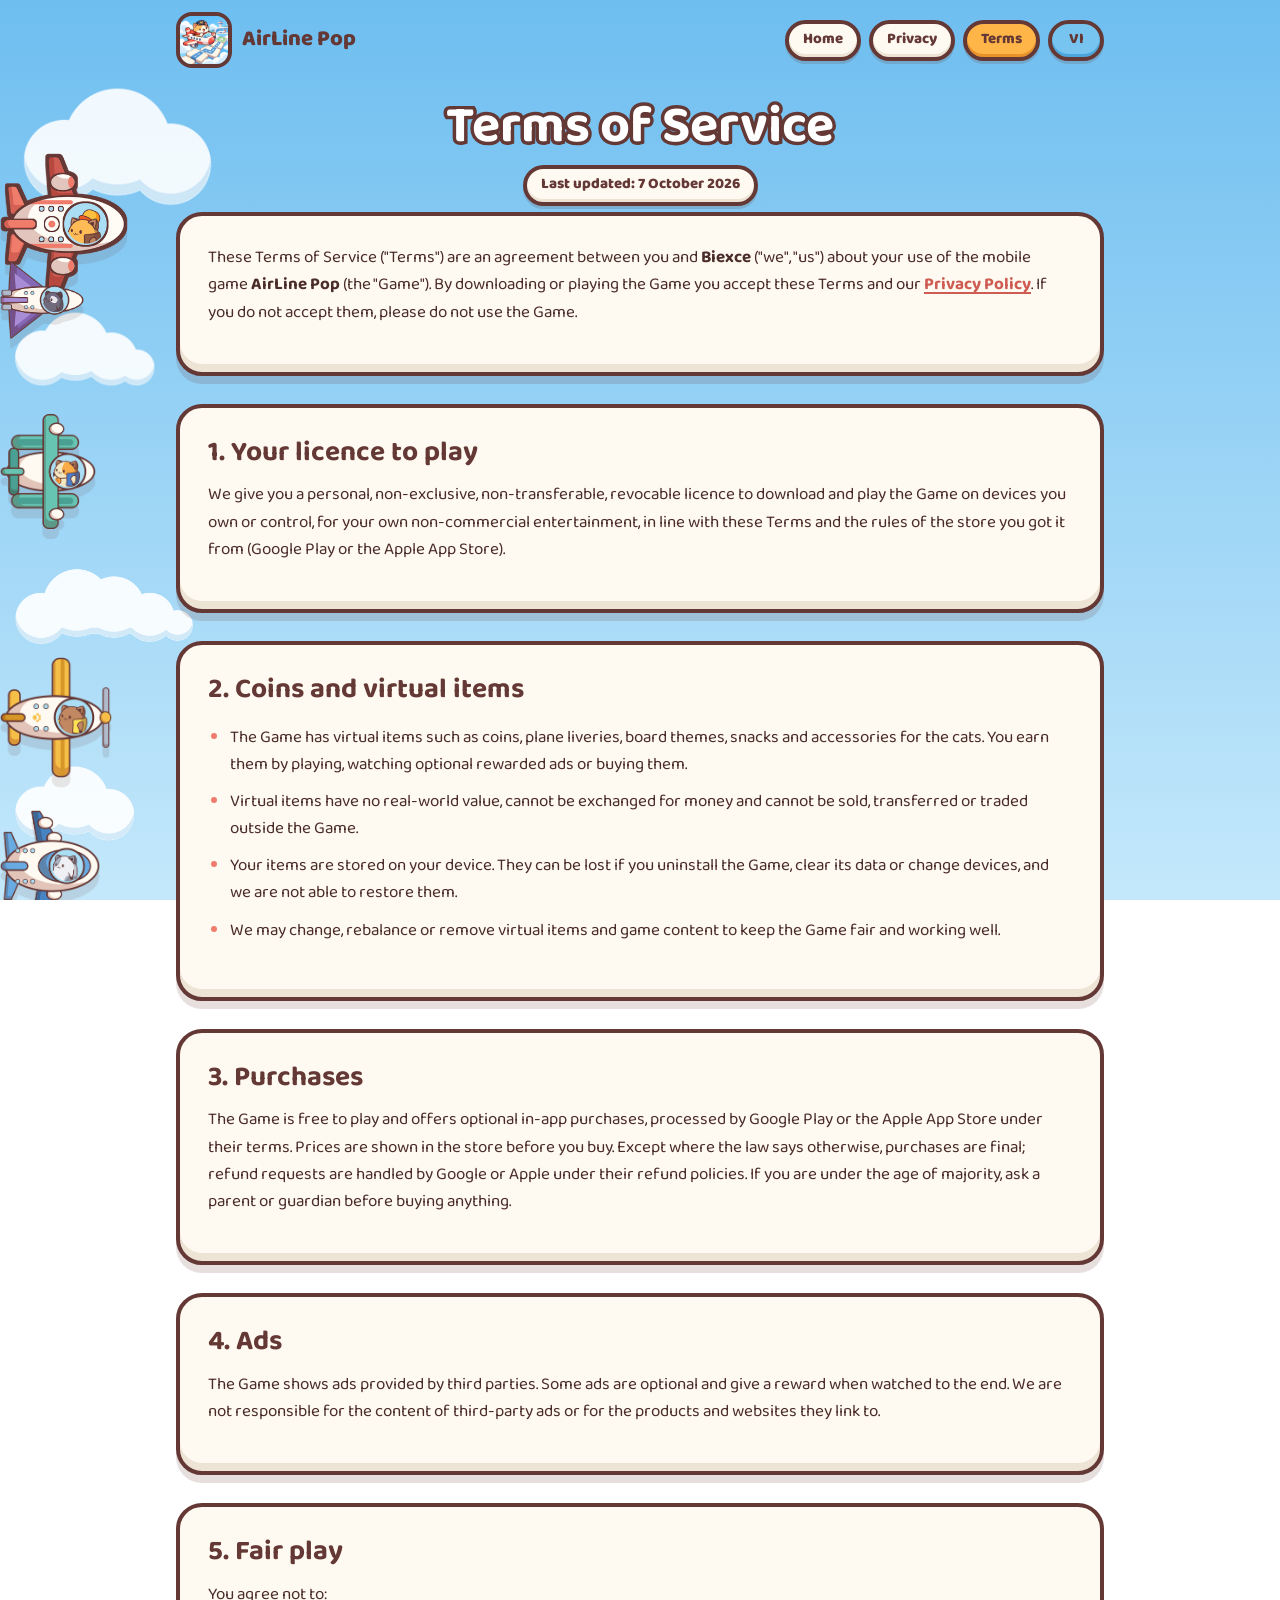
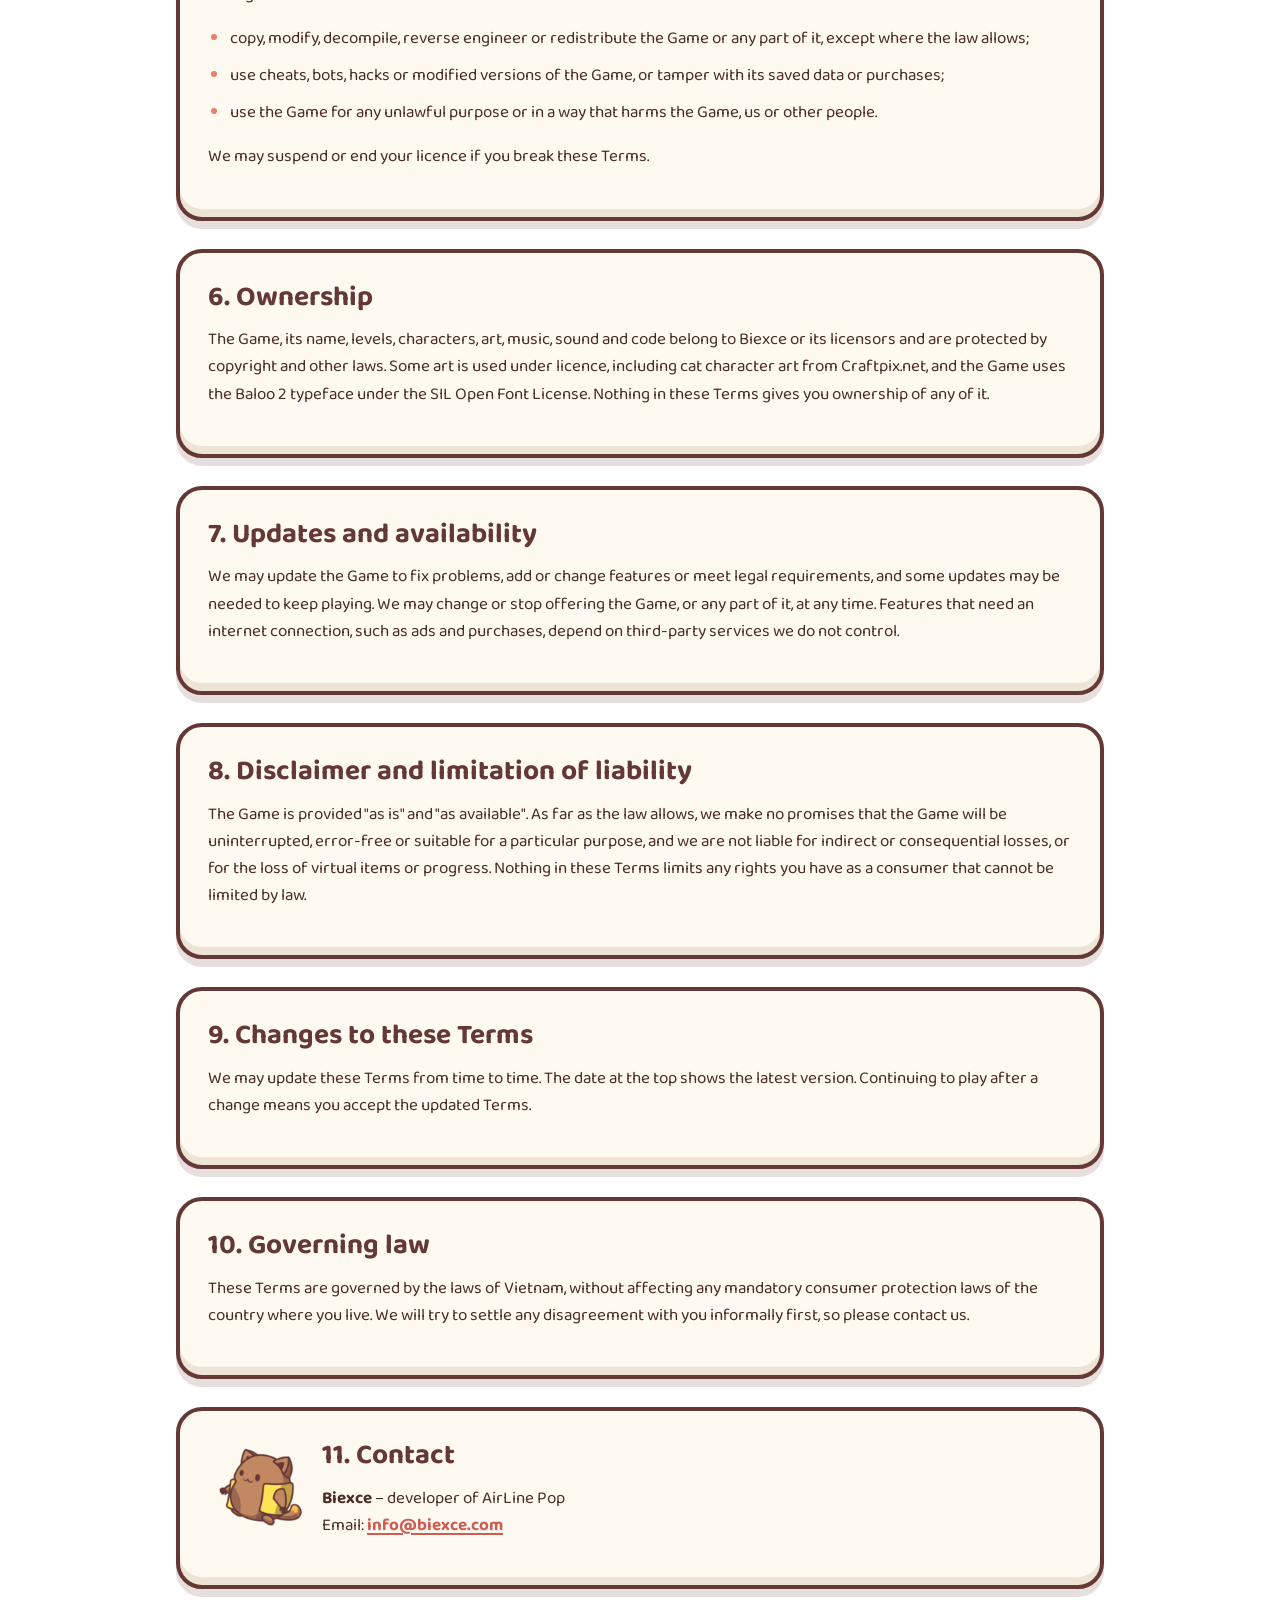
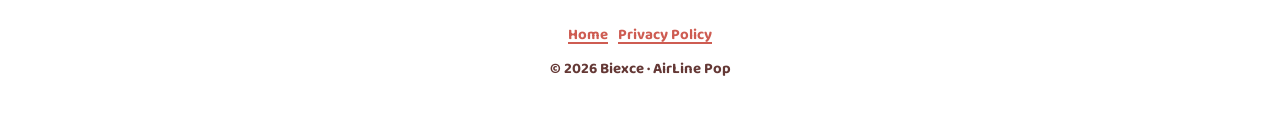
<file: terms.html>
<!doctype html>
<html lang="en" data-lang="en">
<head>
    <meta charset="utf-8">
    <meta name="viewport" content="width=device-width, initial-scale=1">
    <title>Terms of Service – AirLine Pop</title>
    <meta name="title-en" content="Terms of Service – AirLine Pop">
    <meta name="title-vi" content="Điều khoản dịch vụ – AirLine Pop">
    <meta name="description" content="Terms of service of AirLine Pop, the cat airline puzzle game by Biexce.">
    <link rel="icon" type="image/png" href="assets/img/favicon.png">
    <link rel="apple-touch-icon" href="assets/img/apple-touch-icon.png">
    <link rel="preconnect" href="https://fonts.googleapis.com">
    <link rel="preconnect" href="https://fonts.gstatic.com" crossorigin>
    <link href="https://fonts.googleapis.com/css2?family=Baloo+2:wght@500;700;800&display=swap" rel="stylesheet">
    <link rel="stylesheet" href="assets/css/style.css">
</head>
<body>
<div class="sky-layer" aria-hidden="true">
    <img class="c1" src="assets/img/cloud_1.png" alt="">
    <img class="c2" src="assets/img/cloud_0.png" alt="">
    <img class="c3" src="assets/img/cloud_2.png" alt="">
    <img class="c4" src="assets/img/cloud_1.png" alt="">
    <span class="plane p1"><img src="assets/img/fly_bo.png" alt=""></span>
    <span class="plane p2"><img src="assets/img/fly_kem.png" alt=""></span>
    <span class="plane p3"><img src="assets/img/fly_muop.png" alt=""></span>
    <span class="plane p4"><img src="assets/img/fly_mun.png" alt=""></span>
    <span class="plane p5"><img src="assets/img/fly_tro.png" alt=""></span>
</div>

<div class="page">
    <header class="topbar">
        <a class="brand" href="index.html"><img src="assets/img/app_icon.png" alt="AirLine Pop icon"><span>AirLine Pop</span></a>
        <nav class="nav">
            <a class="chip" href="index.html"><span lang="en">Home</span><span lang="vi">Trang chủ</span></a>
            <a class="chip" href="privacy.html"><span lang="en">Privacy</span><span lang="vi">Quyền riêng tư</span></a>
            <a class="chip" href="terms.html" aria-current="page"><span lang="en">Terms</span><span lang="vi">Điều khoản</span></a>
            <button class="chip lang-toggle" type="button" data-lang-toggle>VI</button>
        </nav>
    </header>

    <div class="doc-head">
        <h1><span lang="en">Terms of Service</span><span lang="vi">Điều khoản dịch vụ</span></h1>
        <span class="chip updated"><span lang="en">Last updated: 7 October 2026</span><span lang="vi">Cập nhật lần cuối: 07/10/2026</span></span>
    </div>

    <!-- ================================================================ ENGLISH -->
    <main lang="en">
        <section class="card">
            <p>These Terms of Service ("Terms") are an agreement between you and <strong>Biexce</strong> ("we", "us") about your use of the mobile game <strong>AirLine Pop</strong> (the "Game"). By downloading or playing the Game you accept these Terms and our <a href="privacy.html">Privacy Policy</a>. If you do not accept them, please do not use the Game.</p>
        </section>

        <section class="card">
            <h2>1. Your licence to play</h2>
            <p>We give you a personal, non-exclusive, non-transferable, revocable licence to download and play the Game on devices you own or control, for your own non-commercial entertainment, in line with these Terms and the rules of the store you got it from (Google Play or the Apple App Store).</p>
        </section>

        <section class="card">
            <h2>2. Coins and virtual items</h2>
            <ul>
                <li>The Game has virtual items such as coins, plane liveries, board themes, snacks and accessories for the cats. You earn them by playing, watching optional rewarded ads or buying them.</li>
                <li>Virtual items have no real-world value, cannot be exchanged for money and cannot be sold, transferred or traded outside the Game.</li>
                <li>Your items are stored on your device. They can be lost if you uninstall the Game, clear its data or change devices, and we are not able to restore them.</li>
                <li>We may change, rebalance or remove virtual items and game content to keep the Game fair and working well.</li>
            </ul>
        </section>

        <section class="card">
            <h2>3. Purchases</h2>
            <p>The Game is free to play and offers optional in-app purchases, processed by Google Play or the Apple App Store under their terms. Prices are shown in the store before you buy. Except where the law says otherwise, purchases are final; refund requests are handled by Google or Apple under their refund policies. If you are under the age of majority, ask a parent or guardian before buying anything.</p>
        </section>

        <section class="card">
            <h2>4. Ads</h2>
            <p>The Game shows ads provided by third parties. Some ads are optional and give a reward when watched to the end. We are not responsible for the content of third-party ads or for the products and websites they link to.</p>
        </section>

        <section class="card">
            <h2>5. Fair play</h2>
            <p>You agree not to:</p>
            <ul>
                <li>copy, modify, decompile, reverse engineer or redistribute the Game or any part of it, except where the law allows;</li>
                <li>use cheats, bots, hacks or modified versions of the Game, or tamper with its saved data or purchases;</li>
                <li>use the Game for any unlawful purpose or in a way that harms the Game, us or other people.</li>
            </ul>
            <p>We may suspend or end your licence if you break these Terms.</p>
        </section>

        <section class="card">
            <h2>6. Ownership</h2>
            <p>The Game, its name, levels, characters, art, music, sound and code belong to Biexce or its licensors and are protected by copyright and other laws. Some art is used under licence, including cat character art from Craftpix.net, and the Game uses the Baloo 2 typeface under the SIL Open Font License. Nothing in these Terms gives you ownership of any of it.</p>
        </section>

        <section class="card">
            <h2>7. Updates and availability</h2>
            <p>We may update the Game to fix problems, add or change features or meet legal requirements, and some updates may be needed to keep playing. We may change or stop offering the Game, or any part of it, at any time. Features that need an internet connection, such as ads and purchases, depend on third-party services we do not control.</p>
        </section>

        <section class="card">
            <h2>8. Disclaimer and limitation of liability</h2>
            <p>The Game is provided "as is" and "as available". As far as the law allows, we make no promises that the Game will be uninterrupted, error-free or suitable for a particular purpose, and we are not liable for indirect or consequential losses, or for the loss of virtual items or progress. Nothing in these Terms limits any rights you have as a consumer that cannot be limited by law.</p>
        </section>

        <section class="card">
            <h2>9. Changes to these Terms</h2>
            <p>We may update these Terms from time to time. The date at the top shows the latest version. Continuing to play after a change means you accept the updated Terms.</p>
        </section>

        <section class="card">
            <h2>10. Governing law</h2>
            <p>These Terms are governed by the laws of Vietnam, without affecting any mandatory consumer protection laws of the country where you live. We will try to settle any disagreement with you informally first, so please contact us.</p>
        </section>

        <section class="card">
            <div class="contact-box">
                <img src="assets/img/passenger_muop_happy.png" alt="">
                <div>
                    <h2>11. Contact</h2>
                    <p><strong>Biexce</strong> – developer of AirLine Pop<br>Email: <a href="mailto:info@biexce.com">info@biexce.com</a></p>
                </div>
            </div>
        </section>
    </main>

    <!-- ================================================================ TIẾNG VIỆT -->
    <main lang="vi">
        <section class="card">
            <p>Điều khoản dịch vụ này ("Điều khoản") là thoả thuận giữa bạn và <strong>Biexce</strong> ("chúng tôi") về việc sử dụng game di động <strong>AirLine Pop</strong> ("Game"). Khi tải hoặc chơi Game, bạn chấp nhận Điều khoản này và <a href="privacy.html">Chính sách quyền riêng tư</a> của chúng tôi. Nếu không chấp nhận, vui lòng không sử dụng Game.</p>
        </section>

        <section class="card">
            <h2>1. Quyền sử dụng Game</h2>
            <p>Chúng tôi cấp cho bạn quyền cá nhân, không độc quyền, không chuyển nhượng và có thể thu hồi để tải và chơi Game trên các thiết bị bạn sở hữu hoặc quản lý, nhằm mục đích giải trí phi thương mại, theo Điều khoản này và quy định của cửa hàng nơi bạn tải Game (Google Play hoặc Apple App Store).</p>
        </section>

        <section class="card">
            <h2>2. Xu và vật phẩm ảo</h2>
            <ul>
                <li>Game có các vật phẩm ảo như xu, sơn máy bay, giao diện bàn cờ, đồ ăn và phụ kiện cho mèo. Bạn nhận được chúng khi chơi, khi xem quảng cáo nhận thưởng không bắt buộc, hoặc khi mua.</li>
                <li>Vật phẩm ảo không có giá trị ngoài đời thực, không đổi được thành tiền và không được bán, chuyển nhượng hay trao đổi bên ngoài Game.</li>
                <li>Vật phẩm được lưu trên thiết bị của bạn. Chúng có thể mất khi bạn gỡ Game, xoá dữ liệu hoặc đổi thiết bị, và chúng tôi không thể khôi phục.</li>
                <li>Chúng tôi có thể thay đổi, cân bằng lại hoặc gỡ bỏ vật phẩm ảo và nội dung game để giữ Game công bằng và hoạt động tốt.</li>
            </ul>
        </section>

        <section class="card">
            <h2>3. Mua hàng</h2>
            <p>Game miễn phí và có các gói mua trong ứng dụng không bắt buộc, được xử lý bởi Google Play hoặc Apple App Store theo điều khoản của họ. Giá được hiển thị trong cửa hàng trước khi mua. Trừ khi pháp luật quy định khác, giao dịch mua là không hoàn lại; yêu cầu hoàn tiền do Google hoặc Apple xử lý theo chính sách hoàn tiền của họ. Nếu bạn chưa đủ tuổi thành niên, hãy hỏi ý kiến cha mẹ hoặc người giám hộ trước khi mua.</p>
        </section>

        <section class="card">
            <h2>4. Quảng cáo</h2>
            <p>Game hiển thị quảng cáo do bên thứ ba cung cấp. Một số quảng cáo là tuỳ chọn và trao phần thưởng khi xem hết. Chúng tôi không chịu trách nhiệm về nội dung quảng cáo của bên thứ ba hay các sản phẩm và trang web mà quảng cáo dẫn tới.</p>
        </section>

        <section class="card">
            <h2>5. Chơi công bằng</h2>
            <p>Bạn đồng ý không:</p>
            <ul>
                <li>sao chép, chỉnh sửa, dịch ngược, giải mã hoặc phát tán lại Game hay bất kỳ phần nào của Game, trừ khi pháp luật cho phép;</li>
                <li>dùng phần mềm gian lận, bot, hack hoặc bản Game đã chỉnh sửa, hay can thiệp vào dữ liệu lưu và giao dịch mua;</li>
                <li>sử dụng Game cho mục đích trái pháp luật hoặc theo cách gây hại cho Game, cho chúng tôi hay người khác.</li>
            </ul>
            <p>Chúng tôi có thể tạm ngừng hoặc chấm dứt quyền sử dụng của bạn nếu bạn vi phạm Điều khoản này.</p>
        </section>

        <section class="card">
            <h2>6. Quyền sở hữu</h2>
            <p>Game, tên game, màn chơi, nhân vật, hình ảnh, âm nhạc, âm thanh và mã nguồn thuộc về Biexce hoặc bên cấp phép, và được bảo hộ bởi luật bản quyền cùng các luật liên quan. Một số hình ảnh được sử dụng theo giấy phép, gồm hình nhân vật mèo của Craftpix.net, và Game dùng phông chữ Baloo 2 theo giấy phép SIL Open Font License. Điều khoản này không chuyển cho bạn quyền sở hữu bất kỳ phần nào trong số đó.</p>
        </section>

        <section class="card">
            <h2>7. Cập nhật và cung cấp dịch vụ</h2>
            <p>Chúng tôi có thể cập nhật Game để sửa lỗi, thêm hoặc thay đổi tính năng hay đáp ứng yêu cầu pháp lý, và một số bản cập nhật có thể cần thiết để tiếp tục chơi. Chúng tôi có thể thay đổi hoặc ngừng cung cấp Game, hay bất kỳ phần nào của Game, vào bất cứ lúc nào. Các tính năng cần kết nối mạng như quảng cáo và mua hàng phụ thuộc vào dịch vụ của bên thứ ba mà chúng tôi không kiểm soát.</p>
        </section>

        <section class="card">
            <h2>8. Miễn trừ và giới hạn trách nhiệm</h2>
            <p>Game được cung cấp "nguyên trạng" và "theo khả năng sẵn có". Trong phạm vi pháp luật cho phép, chúng tôi không cam kết Game luôn hoạt động liên tục, không có lỗi hay phù hợp với mục đích cụ thể nào, và không chịu trách nhiệm về thiệt hại gián tiếp hoặc hệ quả, hay việc mất vật phẩm ảo và tiến trình chơi. Điều khoản này không giới hạn các quyền của người tiêu dùng mà pháp luật không cho phép giới hạn.</p>
        </section>

        <section class="card">
            <h2>9. Thay đổi Điều khoản</h2>
            <p>Chúng tôi có thể cập nhật Điều khoản này theo thời gian. Ngày ở đầu trang cho biết phiên bản mới nhất. Tiếp tục chơi sau khi Điều khoản thay đổi nghĩa là bạn chấp nhận phiên bản mới.</p>
        </section>

        <section class="card">
            <h2>10. Luật áp dụng</h2>
            <p>Điều khoản này được điều chỉnh bởi pháp luật Việt Nam, không ảnh hưởng tới các quy định bắt buộc về bảo vệ người tiêu dùng tại quốc gia bạn sinh sống. Chúng tôi sẽ cố gắng giải quyết mọi bất đồng với bạn bằng thương lượng trước, vì vậy hãy liên hệ với chúng tôi.</p>
        </section>

        <section class="card">
            <div class="contact-box">
                <img src="assets/img/passenger_muop_happy.png" alt="">
                <div>
                    <h2>11. Liên hệ</h2>
                    <p><strong>Biexce</strong> – nhà phát triển AirLine Pop<br>Email: <a href="mailto:info@biexce.com">info@biexce.com</a></p>
                </div>
            </div>
        </section>
    </main>

    <footer class="footer">
        <nav>
            <a href="index.html"><span lang="en">Home</span><span lang="vi">Trang chủ</span></a>
            <a href="privacy.html"><span lang="en">Privacy Policy</span><span lang="vi">Chính sách quyền riêng tư</span></a>
        </nav>
        <p>© 2026 Biexce · AirLine Pop</p>
    </footer>
</div>
<script src="assets/js/lang.js"></script>
</body>
</html>
</file>
<file: assets/css/style.css>
/* AirLine Pop – policy site. Drawn in the game's own sticker style: a blue sky with
   the airline's planes and their cat pilots flying across it, cream cards that stand
   up like the game's board squares (one brown outline, a darker lip inside the bottom
   edge, a soft shadow under it), coral and orange accents, and the Baloo 2 typeface. */

:root {
    --sky-top: #6ebef0;
    --sky-bottom: #c4e8fb;
    --cream: #fffaf1;
    --cream-shade: #eee4d6;
    --brown: #643835;
    --brown-soft: #8a5a52;
    --text: #4a2c29;
    --coral: #f07c6c;
    --coral-dark: #ce5c52;
    --orange: #ffb547;
    --orange-dark: #e8932a;
    --sky: #78c4f0;
    --sky-dark: #4aa6dc;
    --mint: #7ec484;
    --radius: 26px;
    --line: 4px;
    --lip: 8px;
    --drop: 0 8px 0 rgba(100, 56, 53, 0.16);
}

* {
    box-sizing: border-box;
}

html {
    scroll-behavior: smooth;
}

body {
    margin: 0;
    min-height: 100vh;
    font-family: "Baloo 2", "Nunito", system-ui, -apple-system, "Segoe UI", sans-serif;
    font-size: 17px;
    line-height: 1.6;
    color: var(--text);
    background: linear-gradient(180deg, var(--sky-top) 0%, var(--sky-bottom) 100%) fixed;
    overflow-x: hidden;
}

/* Only the chosen language shows; the page starts in English until the script picks. */
html[data-lang="en"] [lang="vi"],
html[data-lang="vi"] [lang="en"] {
    display: none !important;
}

a {
    color: var(--coral-dark);
    font-weight: 700;
    text-decoration-thickness: 2px;
    text-underline-offset: 3px;
}

a:hover {
    color: var(--brown);
}

img {
    max-width: 100%;
}

/* ------------------------------------------------------------------ sky */

.sky-layer {
    position: fixed;
    inset: 0;
    pointer-events: none;
    z-index: 0;
    overflow: hidden;
}

.sky-layer img {
    position: absolute;
    opacity: 0.9;
    animation: drift linear infinite;
}

.sky-layer .c1 { top: 8%; width: 220px; animation-duration: 70s; animation-delay: -10s; }
.sky-layer .c2 { top: 34%; width: 160px; animation-duration: 90s; animation-delay: -55s; }
.sky-layer .c3 { top: 62%; width: 200px; animation-duration: 80s; animation-delay: -30s; }
.sky-layer .c4 { top: 84%; width: 140px; animation-duration: 100s; animation-delay: -75s; }

@keyframes drift {
    from { transform: translateX(-260px); }
    to { transform: translateX(calc(100vw + 260px)); }
}

.sky-layer .plane {
    position: absolute;
    left: 0;
    animation: fly linear infinite;
}

.sky-layer .plane img {
    display: block;
    position: static;
    opacity: 1;
    filter: drop-shadow(0 10px 0 rgba(100, 56, 53, 0.12));
    animation: bob 3s ease-in-out infinite;
}

.sky-layer .p1 { top: 17%; animation-duration: 34s; animation-delay: -4s; }
.sky-layer .p1 img { width: 128px; }
.sky-layer .p2 { top: 46%; animation-duration: 46s; animation-delay: -27s; }
.sky-layer .p2 img { width: 96px; animation-delay: -1s; }
.sky-layer .p3 { top: 73%; animation-duration: 40s; animation-delay: -15s; }
.sky-layer .p3 img { width: 112px; animation-delay: -2s; }
.sky-layer .p4 { top: 29%; animation-duration: 52s; animation-delay: -40s; }
.sky-layer .p4 img { width: 84px; animation-delay: -0.5s; }
.sky-layer .p5 { top: 90%; animation-duration: 44s; animation-delay: -33s; }
.sky-layer .p5 img { width: 100px; animation-delay: -1.5s; }

@keyframes fly {
    from { transform: translateX(-180px); }
    to { transform: translateX(calc(100vw + 180px)); }
}

@media (prefers-reduced-motion: reduce) {
    .sky-layer img,
    .sky-layer .plane { animation: none; left: 70%; }
    .sky-layer .plane img { animation: none; }
    .sky-layer .p2, .sky-layer .p4 { left: 4%; }
    .sky-layer .c2, .sky-layer .c4 { left: 6%; }
    .hero-plane { animation: none !important; }
}

/* ------------------------------------------------------------------ layout */

.page {
    position: relative;
    z-index: 1;
    max-width: 960px;
    margin: 0 auto;
    padding: 0 16px 48px;
}

.topbar {
    position: sticky;
    top: 0;
    z-index: 5;
    display: flex;
    align-items: center;
    justify-content: space-between;
    gap: 12px;
    padding: 12px 0;
}

.brand {
    display: flex;
    align-items: center;
    gap: 10px;
    text-decoration: none;
    color: var(--brown);
    font-weight: 800;
    font-size: 22px;
}

.brand img {
    width: 56px;
    height: 56px;
    border-radius: 16px;
    border: var(--line) solid var(--brown);
    background: var(--cream);
}

.nav {
    display: flex;
    align-items: center;
    gap: 8px;
    flex-wrap: wrap;
    justify-content: flex-end;
}

/* ------------------------------------------------------------------ sticker pieces */

.card {
    background: var(--cream);
    border: var(--line) solid var(--brown);
    border-radius: var(--radius);
    box-shadow: inset 0 calc(var(--lip) * -1) 0 var(--cream-shade), var(--drop);
    padding: 28px 28px calc(28px + var(--lip));
    margin: 0 0 28px;
}

.btn,
.chip {
    display: inline-flex;
    align-items: center;
    gap: 8px;
    font-family: inherit;
    font-weight: 800;
    color: var(--brown);
    text-decoration: none;
    border: var(--line) solid var(--brown);
    border-radius: 999px;
    cursor: pointer;
    transition: transform 0.12s ease, box-shadow 0.12s ease;
}

.btn {
    padding: 9px 24px 13px;
    font-size: 18px;
    background: var(--orange);
    box-shadow: inset 0 -5px 0 var(--orange-dark), 0 5px 0 rgba(100, 56, 53, 0.2);
}

.btn.sky {
    background: var(--cream);
    box-shadow: inset 0 -5px 0 var(--cream-shade), 0 5px 0 rgba(100, 56, 53, 0.2);
}

.btn.coral {
    background: var(--coral);
    color: #fff;
    box-shadow: inset 0 -5px 0 var(--coral-dark), 0 5px 0 rgba(100, 56, 53, 0.2);
}

.chip {
    padding: 3px 14px 6px;
    font-size: 15px;
    background: var(--cream);
    box-shadow: inset 0 -3px 0 var(--cream-shade), 0 3px 0 rgba(100, 56, 53, 0.18);
}

.chip[aria-current="page"] {
    background: var(--orange);
    box-shadow: inset 0 -3px 0 var(--orange-dark), 0 3px 0 rgba(100, 56, 53, 0.18);
}

.btn:hover,
.chip:hover {
    transform: translateY(-2px);
    color: var(--brown);
}

.btn:active,
.chip:active {
    transform: translateY(3px);
    box-shadow: inset 0 0 0 transparent;
}

.btn.coral:hover {
    color: #fff;
}

.lang-toggle {
    min-width: 56px;
    justify-content: center;
    background: var(--sky);
    box-shadow: inset 0 -3px 0 var(--sky-dark), 0 3px 0 rgba(100, 56, 53, 0.18);
}

/* ------------------------------------------------------------------ hero */

.hero {
    text-align: center;
    padding: 28px 0 8px;
}

.hero-plane {
    width: min(260px, 60vw);
    filter: drop-shadow(0 14px 0 rgba(100, 56, 53, 0.18));
    animation: bob 3.2s ease-in-out infinite;
}

@keyframes bob {
    0%, 100% { transform: translateY(0) rotate(-3deg); }
    50% { transform: translateY(-12px) rotate(3deg); }
}

.hero h1 {
    margin: 8px 0 4px;
    font-size: clamp(40px, 9vw, 68px);
    line-height: 1.05;
    font-weight: 800;
    color: #fff;
    -webkit-text-stroke: 8px var(--brown);
    paint-order: stroke fill;
    letter-spacing: 1px;
}

.hero .tagline {
    margin: 0 auto 18px;
    max-width: 600px;
    font-size: 20px;
    font-weight: 700;
    color: var(--brown);
}

.hero .actions {
    display: flex;
    gap: 14px;
    justify-content: center;
    flex-wrap: wrap;
    margin: 18px 0 30px;
}

.crew {
    display: flex;
    justify-content: center;
    gap: 4px;
    flex-wrap: wrap;
    margin: 4px 0 18px;
}

.crew figure {
    margin: 0;
    text-align: center;
    font-weight: 800;
    color: var(--brown);
    font-size: 15px;
}

.crew img {
    width: 92px;
    height: 92px;
    object-fit: contain;
}

/* ------------------------------------------------------------------ content */

h2 {
    margin: 0 0 12px;
    font-size: 28px;
    line-height: 1.2;
    color: var(--brown);
    display: flex;
    align-items: center;
    gap: 10px;
}

h2 img {
    width: 38px;
    height: 38px;
}

h3 {
    margin: 22px 0 6px;
    font-size: 20px;
    color: var(--brown);
}

p,
li {
    margin: 0 0 10px;
}

ul {
    padding-left: 22px;
}

li::marker {
    color: var(--coral);
}

.features {
    display: grid;
    grid-template-columns: repeat(auto-fit, minmax(260px, 1fr));
    gap: 20px;
    margin-bottom: 28px;
}

.features .card {
    margin: 0;
    padding: 22px;
}

.features h3 {
    margin-top: 0;
    display: flex;
    align-items: center;
    gap: 8px;
}

.features h3 img {
    width: 32px;
    height: 32px;
}

.facts {
    display: grid;
    grid-template-columns: repeat(auto-fit, minmax(120px, 1fr));
    gap: 14px;
    margin: 6px 0 0;
}

.fact {
    background: #fff;
    border: 3px solid var(--brown);
    border-radius: 18px;
    box-shadow: inset 0 -5px 0 var(--cream-shade);
    padding: 8px 12px 13px;
    text-align: center;
}

.fact b {
    display: block;
    font-size: 28px;
    line-height: 1.1;
    color: var(--coral-dark);
}

.fact span {
    font-size: 15px;
    font-weight: 700;
}

.doc-head {
    text-align: center;
    padding: 18px 0 6px;
}

.doc-head h1 {
    margin: 0;
    font-size: clamp(34px, 7vw, 52px);
    color: #fff;
    -webkit-text-stroke: 7px var(--brown);
    paint-order: stroke fill;
    line-height: 1.1;
}

.doc-head .updated {
    display: inline-block;
    margin-top: 10px;
}

.toc ol {
    columns: 2 240px;
    margin: 0;
    padding-left: 22px;
}

.toc li {
    break-inside: avoid;
}

.note {
    background: #fff5d6;
    border: 3px dashed var(--orange-dark);
    border-radius: 18px;
    padding: 12px 16px;
    margin: 12px 0;
}

table {
    width: 100%;
    border-collapse: separate;
    border-spacing: 0;
    margin: 10px 0 14px;
    font-size: 15.5px;
    background: #fff;
    border: 3px solid var(--brown);
    border-radius: 16px;
    overflow: hidden;
}

th,
td {
    text-align: left;
    vertical-align: top;
    padding: 10px 12px;
    border-bottom: 2px solid var(--cream-shade);
}

th {
    background: var(--orange);
    color: var(--brown);
}

tr:last-child td {
    border-bottom: 0;
}

.table-wrap {
    overflow-x: auto;
}

.contact-box {
    display: flex;
    align-items: center;
    gap: 18px;
    flex-wrap: wrap;
}

.contact-box img {
    width: 96px;
    flex: none;
}

.contact-box > div {
    flex: 1 1 260px;
}

/* ------------------------------------------------------------------ footer */

.footer {
    text-align: center;
    color: var(--brown);
    font-weight: 700;
    font-size: 15px;
    padding-top: 6px;
}

.footer nav {
    display: flex;
    gap: 10px;
    justify-content: center;
    flex-wrap: wrap;
    margin-bottom: 10px;
}

@media (max-width: 600px) {
    body {
        font-size: 16px;
    }

    .card {
        padding: 20px 18px;
    }

    .brand span {
        display: none;
    }

    .crew img {
        width: 64px;
        height: 64px;
    }

    h2 {
        font-size: 24px;
    }
}

/* ------------------------------------------------------------------ narrow screens */

.card,
.page {
    min-width: 0;
    overflow-wrap: break-word;
}

code {
    overflow-wrap: anywhere;
    font-size: 0.92em;
    background: #fff;
    border: 2px solid var(--cream-shade);
    border-radius: 8px;
    padding: 0 5px;
}

.table-wrap {
    max-width: 100%;
    -webkit-overflow-scrolling: touch;
}

.table-wrap table {
    min-width: 560px;
}

@media (max-width: 600px) {
    .topbar {
        flex-wrap: wrap;
        justify-content: center;
    }

    .nav {
        justify-content: center;
        gap: 6px;
    }

    .chip {
        padding: 3px 11px;
        font-size: 14px;
    }
}
</file>
